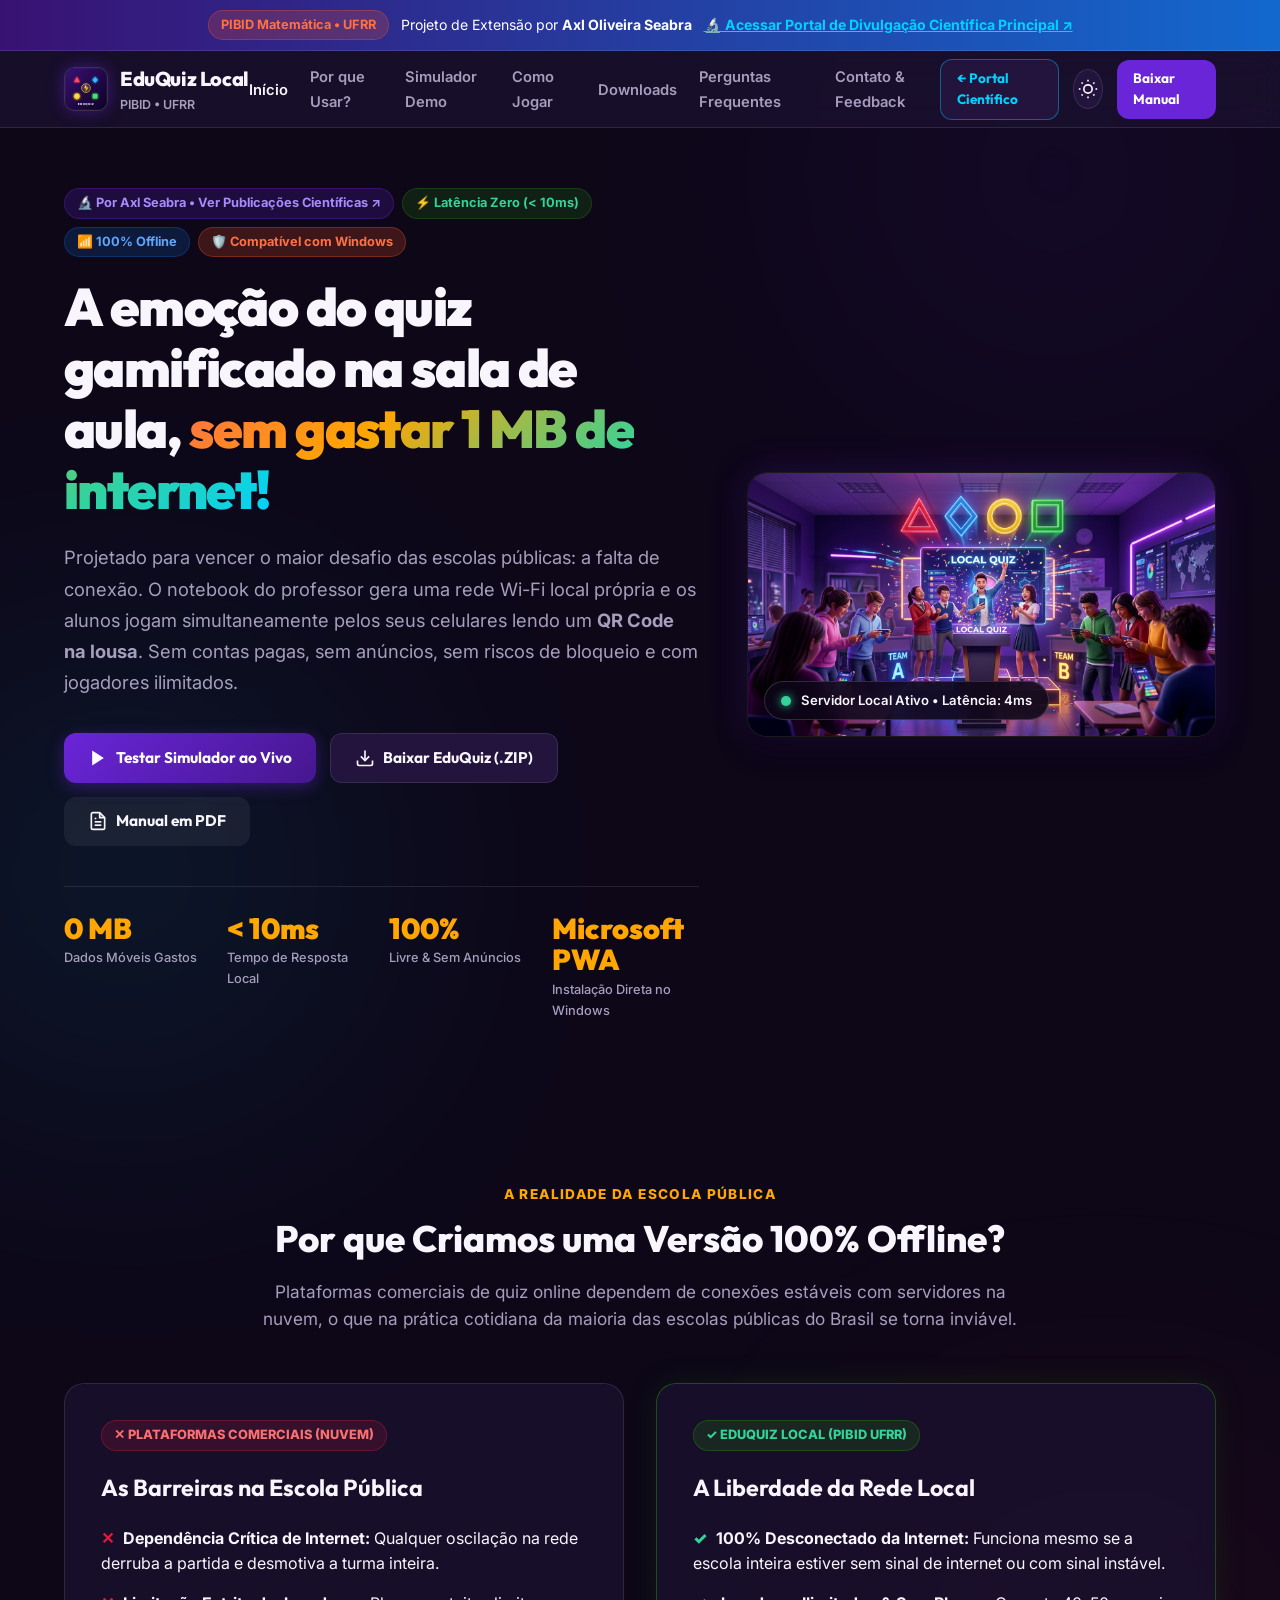
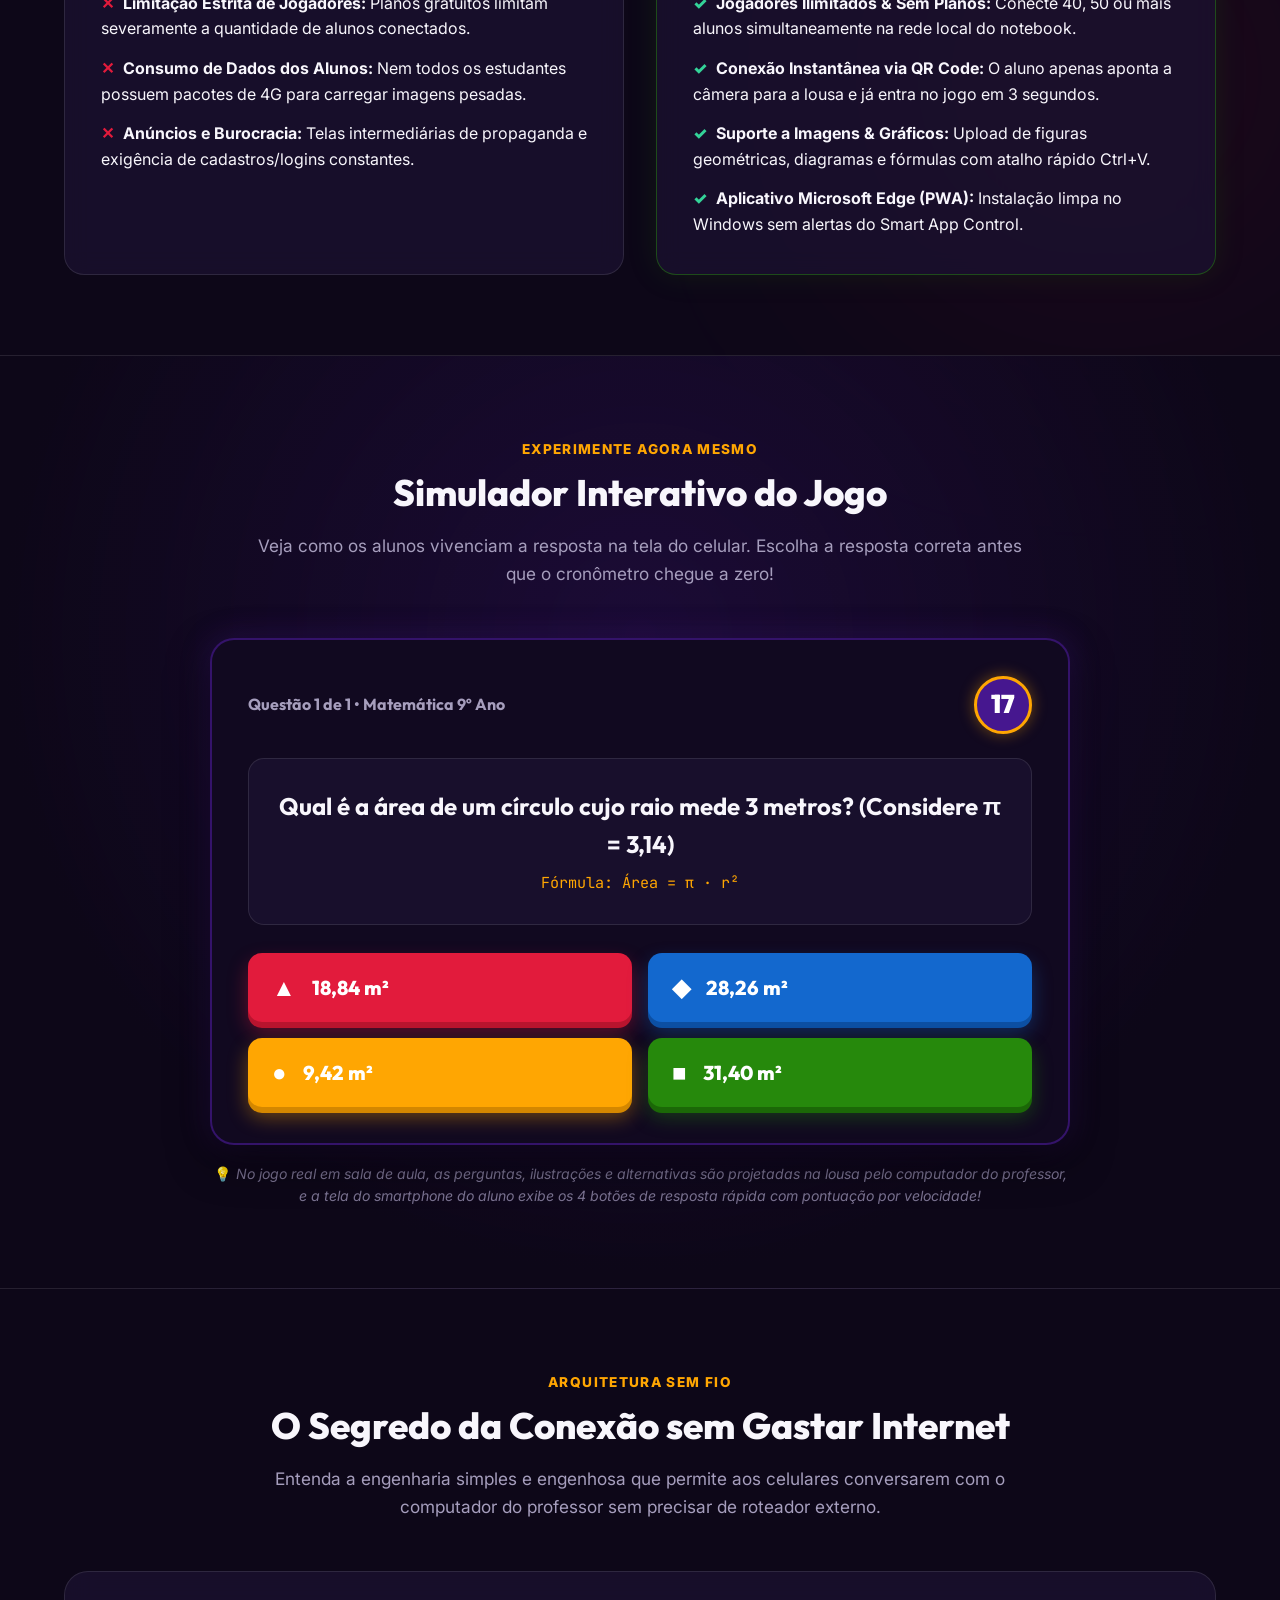
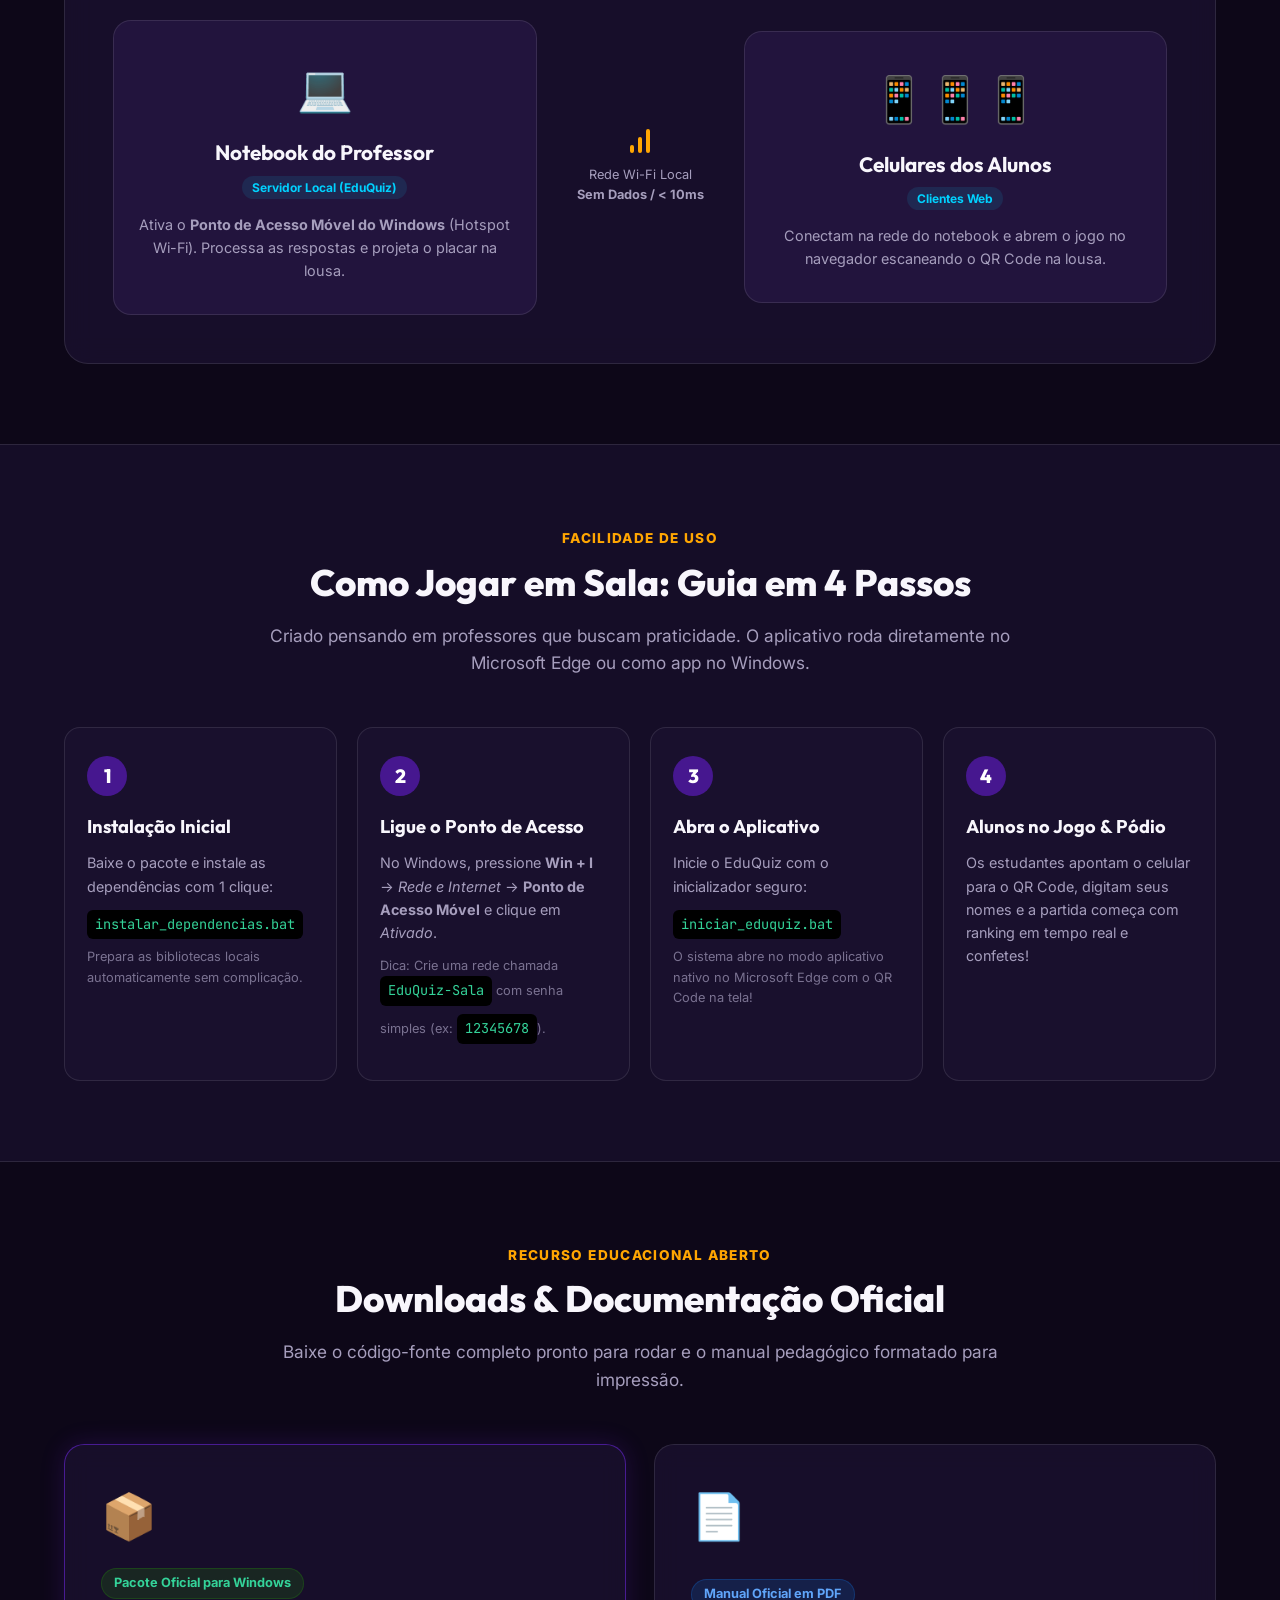
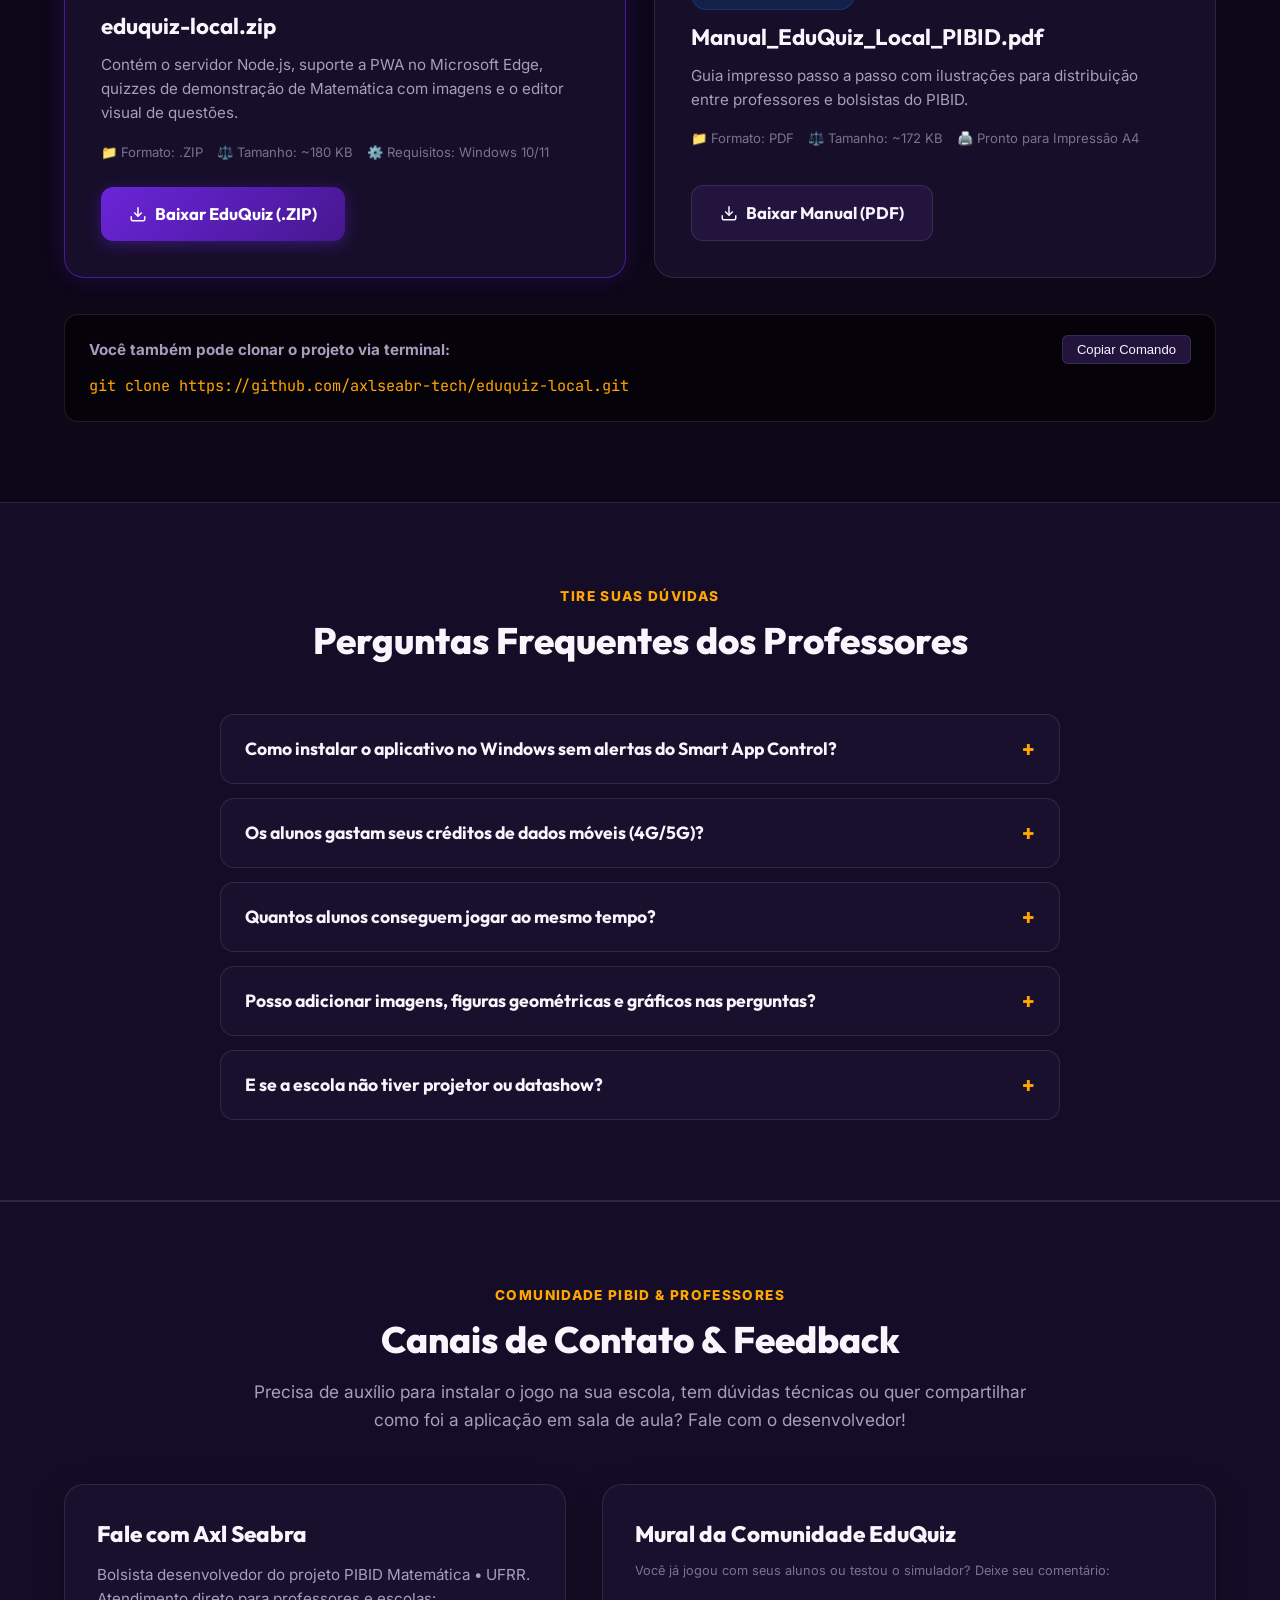
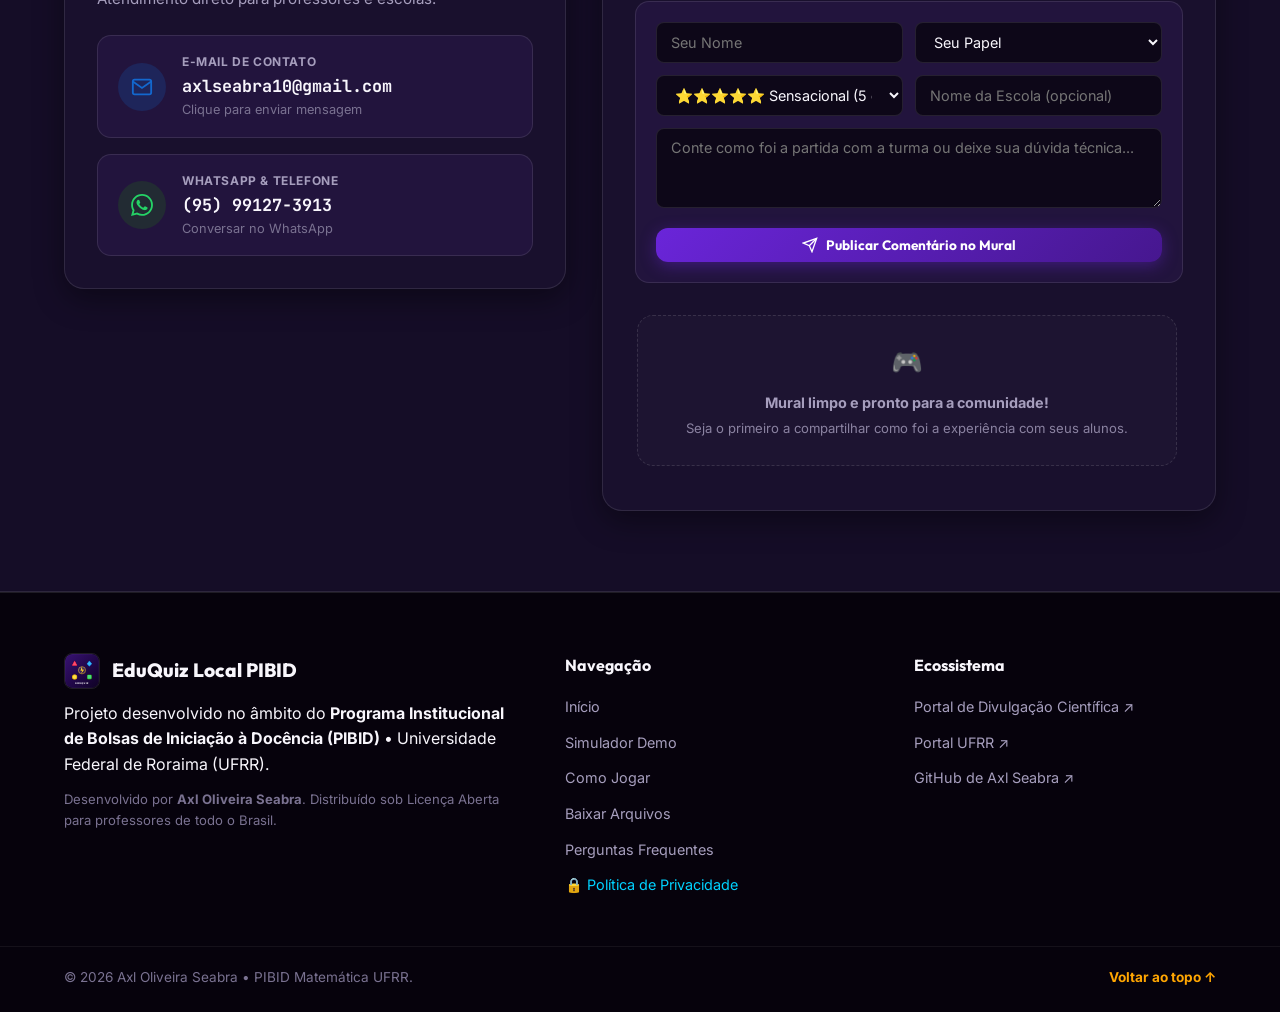
<file: index.html>
<!DOCTYPE html>
<html lang="pt-BR" data-theme="dark">
<head>
  <meta charset="UTF-8">
  <meta name="viewport" content="width=device-width, initial-scale=1.0">
  <title>EduQuiz Local | Quiz Gamificado 100% Offline para Escolas</title>
  <meta name="description" content="Plataforma de Quiz Interativo e Gamificado 100% offline para escolas públicas e professores. Sem internet, latência zero, ilimitado e gratuito. Projeto PIBID Matemática UFRR.">
  <meta name="author" content="Axl Oliveira Seabra">
  <meta name="keywords" content="EduQuiz, Quiz Offline, PIBID, UFRR, Matemática, Gamificação, Educação, Node.js, Socket.io, PWA, Microsoft Edge">

  <!-- Open Graph -->
  <meta property="og:title" content="EduQuiz Local | A Emoção do Quiz Gamificado Sem Precisar de Internet">
  <meta property="og:description" content="Transforme o notebook do professor em um servidor local via Wi-Fi Hotspot. Alunos jogam pelo celular com latência zero e sem gastar dados.">
  <meta property="og:type" content="website">
  <meta property="og:image" content="assets/eduquiz_hero.jpg">

  <!-- Fontes Google: Outfit (Títulos) + Inter (Texto) + JetBrains Mono (Código) -->
  <link rel="preconnect" href="https://fonts.googleapis.com">
  <link rel="preconnect" href="https://fonts.gstatic.com" crossorigin>
  <link href="https://fonts.googleapis.com/css2?family=Inter:wght@300;400;500;600;700&family=JetBrains+Mono:wght@400;500;700&family=Outfit:wght@400;500;600;700;800;900&display=swap" rel="stylesheet">

  <!-- Favicon -->
  <link rel="icon" type="image/svg+xml" href="assets/eduquiz_icon.svg">
  <link rel="apple-touch-icon" href="assets/eduquiz_icon.svg">

  <link rel="stylesheet" href="style.css?v=3.0">
</head>
<body>
  <!-- Efeitos de Brilho de Fundo Gamificados -->
  <div class="glow-orb glow-purple"></div>
  <div class="glow-orb glow-cyan"></div>
  <div class="glow-orb glow-crimson"></div>

  <!-- Barra Superior de Destaque -->
  <div class="top-announcement">
    <div class="container top-flex">
      <span class="pill pill-orange">PIBID Matemática • UFRR</span>
      <p>Projeto de Extensão por <strong>Axl Oliveira Seabra</strong></p>
      <a href="https://axlseabr-tech.github.io/divulgacao-cientifica/Site/" target="_blank" class="top-link" style="color: #00d2ff; text-decoration: underline;">🔬 Acessar Portal de Divulgação Científica Principal &nearr;</a>
    </div>
  </div>

  <!-- Cabeçalho Principal -->
  <header class="navbar" id="navbar">
    <div class="container nav-flex">
      <a href="#inicio" class="brand" style="display: flex; align-items: center; gap: 12px; text-decoration: none;">
        <img src="assets/eduquiz_icon.svg" alt="EduQuiz Logo" class="brand-emblem" style="width: 44px; height: 44px; border-radius: 10px; object-fit: cover; flex-shrink: 0; box-shadow: 0 0 16px rgba(106, 37, 217, 0.45); border: 1px solid rgba(255, 255, 255, 0.15);">
        <div class="brand-title">
          <span class="main-name">EduQuiz Local</span>
          <span class="sub-name">PIBID • UFRR</span>
        </div>
      </a>

      <nav class="nav-links" id="nav-links">
        <ul>
          <li><a href="#inicio" class="n-link active">Início</a></li>
          <li><a href="#por-que" class="n-link">Por que Usar?</a></li>
          <li><a href="#simulador" class="n-link">Simulador Demo</a></li>
          <li><a href="#passo-a-passo" class="n-link">Como Jogar</a></li>
          <li><a href="#downloads" class="n-link">Downloads</a></li>
          <li><a href="#faq" class="n-link">Perguntas Frequentes</a></li>
          <li><a href="#comunidade" class="n-link">Contato & Feedback</a></li>
        </ul>
      </nav>

      <div class="nav-cta">
        <a href="https://axlseabr-tech.github.io/divulgacao-cientifica/Site/" target="_blank" class="btn btn-secondary btn-sm hide-sm" style="border-color: rgba(0, 210, 255, 0.4); color: #00d2ff;">
          ← Portal Científico
        </a>

        <button class="theme-btn" id="theme-toggle" aria-label="Alternar Modo Claro/Escuro" title="Alternar Modo Claro/Escuro">
          <svg class="sun" width="20" height="20" viewBox="0 0 24 24" fill="none" stroke="currentColor" stroke-width="2"><circle cx="12" cy="12" r="5"></circle><line x1="12" y1="1" x2="12" y2="3"></line><line x1="12" y1="21" x2="12" y2="23"></line><line x1="4.22" y1="4.22" x2="5.64" y2="5.64"></line><line x1="18.36" y1="18.36" x2="19.78" y2="19.78"></line><line x1="1" y1="12" x2="3" y2="12"></line><line x1="21" y1="12" x2="23" y2="12"></line><line x1="4.22" y1="19.78" x2="5.64" y2="18.36"></line><line x1="18.36" y1="5.64" x2="19.78" y2="4.22"></line></svg>
          <svg class="moon" width="20" height="20" viewBox="0 0 24 24" fill="none" stroke="currentColor" stroke-width="2"><path d="M21 12.79A9 9 0 1 1 11.21 3 7 7 0 0 0 21 12.79z"></path></svg>
        </button>

        <a href="#downloads" class="btn btn-purple btn-sm hide-sm">Baixar Manual</a>

        <button class="hamburger-btn" id="mobile-menu-btn" aria-label="Abrir Menu">
          <span></span><span></span><span></span>
        </button>
      </div>
    </div>
  </header>

  <main>
    <!-- Seção Hero -->
    <section class="hero-block" id="inicio">
      <div class="container hero-layout">
        <div class="hero-text-col">
          <div class="hero-pills">
            <a href="https://axlseabr-tech.github.io/divulgacao-cientifica/Site/" target="_blank" class="pill pill-purple" style="text-decoration: none;" title="Acessar o Portal Científico de Axl Seabra">
              🔬 Por Axl Seabra • Ver Publicações Científicas &nearr;
            </a>
            <span class="pill pill-green">⚡ Latência Zero (&lt; 10ms)</span>
            <span class="pill pill-blue">📶 100% Offline</span>
            <span class="pill pill-orange">🛡️ Compatível com Windows</span>
          </div>

          <h1 class="hero-heading">
            A emoção do quiz gamificado na sala de aula, <span class="vivid-gradient">sem gastar 1 MB de internet!</span>
          </h1>

          <p class="hero-lead">
            Projetado para vencer o maior desafio das escolas públicas: a falta de conexão. O notebook do professor gera uma rede Wi-Fi local própria e os alunos jogam simultaneamente pelos seus celulares lendo um <strong>QR Code na lousa</strong>. Sem contas pagas, sem anúncios, sem riscos de bloqueio e com jogadores ilimitados.
          </p>

          <div class="hero-actions">
            <a href="#simulador" class="btn btn-primary btn-glow">
              <svg width="20" height="20" viewBox="0 0 24 24" fill="currentColor"><polygon points="5 3 19 12 5 21 5 3"></polygon></svg>
              Testar Simulador ao Vivo
            </a>
            <a href="docs/eduquiz-local.zip" class="btn btn-secondary" download>
              <svg width="20" height="20" viewBox="0 0 24 24" fill="none" stroke="currentColor" stroke-width="2"><path d="M21 15v4a2 2 0 0 1-2 2H5a2 2 0 0 1-2-2v-4"></path><polyline points="7 10 12 15 17 10"></polyline><line x1="12" y1="15" x2="12" y2="3"></line></svg>
              Baixar EduQuiz (.ZIP)
            </a>
            <a href="docs/Manual_EduQuiz_Local_PIBID.pdf" class="btn btn-ghost" download>
              <svg width="20" height="20" viewBox="0 0 24 24" fill="none" stroke="currentColor" stroke-width="2"><path d="M14 2H6a2 2 0 0 0-2 2v16a2 2 0 0 0 2 2h12a2 2 0 0 0 2-2V8z"></path><polyline points="14 2 14 8 20 8"></polyline><line x1="16" y1="13" x2="8" y2="13"></line><line x1="16" y1="17" x2="8" y2="17"></line><polyline points="10 9 9 9 8 9"></polyline></svg>
              Manual em PDF
            </a>
          </div>

          <!-- Métricas de Destaque -->
          <div class="metrics-row">
            <div class="metric-box">
              <span class="m-val">0 MB</span>
              <span class="m-lbl">Dados Móveis Gastos</span>
            </div>
            <div class="metric-box">
              <span class="m-val">&lt; 10ms</span>
              <span class="m-lbl">Tempo de Resposta Local</span>
            </div>
            <div class="metric-box">
              <span class="m-val">100%</span>
              <span class="m-lbl">Livre & Sem Anúncios</span>
            </div>
            <div class="metric-box">
              <span class="m-val">Microsoft PWA</span>
              <span class="m-lbl">Instalação Direta no Windows</span>
            </div>
          </div>
        </div>

        <div class="hero-media-col">
          <div class="media-frame">
            <img src="assets/eduquiz_hero.jpg" alt="Alunos jogando EduQuiz Local em sala de aula" class="hero-cover">
            <div class="media-overlay-badge">
              <div class="pulse-indicator"></div>
              <span>Servidor Local Ativo • Latência: 4ms</span>
            </div>
          </div>
        </div>
      </div>
    </section>

    <!-- Seção: Por que o EduQuiz Local? -->
    <section class="section-area" id="por-que">
      <div class="container">
        <div class="title-center">
          <span class="kicker">A Realidade da Escola Pública</span>
          <h2 class="title-lg">Por que Criamos uma Versão 100% Offline?</h2>
          <p class="desc-text">
            Plataformas comerciais de quiz online dependem de conexões estáveis com servidores na nuvem, o que na prática cotidiana da maioria das escolas públicas do Brasil se torna inviável.
          </p>
        </div>

        <div class="comparison-grid">
          <!-- Coluna 1: Plataformas Comerciais -->
          <div class="comp-card card-commercial">
            <div class="comp-badge bad">✕ Plataformas Comerciais (Nuvem)</div>
            <h3>As Barreiras na Escola Pública</h3>
            <ul class="comp-list list-bad">
              <li><strong>Dependência Crítica de Internet:</strong> Qualquer oscilação na rede derruba a partida e desmotiva a turma inteira.</li>
              <li><strong>Limitação Estrita de Jogadores:</strong> Planos gratuitos limitam severamente a quantidade de alunos conectados.</li>
              <li><strong>Consumo de Dados dos Alunos:</strong> Nem todos os estudantes possuem pacotes de 4G para carregar imagens pesadas.</li>
              <li><strong>Anúncios e Burocracia:</strong> Telas intermediárias de propaganda e exigência de cadastros/logins constantes.</li>
            </ul>
          </div>

          <!-- Coluna 2: EduQuiz Local PIBID -->
          <div class="comp-card card-local">
            <div class="comp-badge good">✓ EduQuiz Local (PIBID UFRR)</div>
            <h3>A Liberdade da Rede Local</h3>
            <ul class="comp-list list-good">
              <li><strong>100% Desconectado da Internet:</strong> Funciona mesmo se a escola inteira estiver sem sinal de internet ou com sinal instável.</li>
              <li><strong>Jogadores Ilimitados & Sem Planos:</strong> Conecte 40, 50 ou mais alunos simultaneamente na rede local do notebook.</li>
              <li><strong>Conexão Instantânea via QR Code:</strong> O aluno apenas aponta a câmera para a lousa e já entra no jogo em 3 segundos.</li>
              <li><strong>Suporte a Imagens & Gráficos:</strong> Upload de figuras geométricas, diagramas e fórmulas com atalho rápido Ctrl+V.</li>
              <li><strong>Aplicativo Microsoft Edge (PWA):</strong> Instalação limpa no Windows sem alertas do Smart App Control.</li>
            </ul>
          </div>
        </div>
      </div>
    </section>

    <!-- Seção: Simulador Demo Interativo ao Vivo -->
    <section class="section-area bg-gamified" id="simulador">
      <div class="container">
        <div class="title-center">
          <span class="kicker">Experimente Agora Mesmo</span>
          <h2 class="title-lg">Simulador Interativo do Jogo</h2>
          <p class="desc-text">
            Veja como os alunos vivenciam a resposta na tela do celular. Escolha a resposta correta antes que o cronômetro chegue a zero!
          </p>
        </div>

        <div class="demo-game-container">
          <!-- Topo do Jogo: Pergunta e Timer -->
          <div class="demo-game-screen" id="demo-screen">
            <div class="demo-header">
              <div class="demo-question-number">Questão 1 de 1 • Matemática 9º Ano</div>
              <div class="demo-timer" id="demo-timer">20</div>
            </div>

            <div class="demo-question-box">
              <h3 id="demo-question-text">Qual é a área de um círculo cujo raio mede 3 metros? (Considere π = 3,14)</h3>
              <div class="demo-formula">Fórmula: Área = π · r²</div>
            </div>

            <!-- Botões das 4 Respostas Gamificadas -->
            <div class="demo-answers-grid" id="demo-options">
              <button class="answer-btn ans-red" data-correct="false" data-letter="A">
                <span class="btn-shape">▲</span>
                <span class="btn-text">18,84 m²</span>
              </button>

              <button class="answer-btn ans-blue" data-correct="true" data-letter="B">
                <span class="btn-shape">◆</span>
                <span class="btn-text">28,26 m²</span>
              </button>

              <button class="answer-btn ans-yellow" data-correct="false" data-letter="C">
                <span class="btn-shape">●</span>
                <span class="btn-text">9,42 m²</span>
              </button>

              <button class="answer-btn ans-green" data-correct="false" data-letter="D">
                <span class="btn-shape">■</span>
                <span class="btn-text">31,40 m²</span>
              </button>
            </div>

            <!-- Feedback de Resposta (Invisível no início) -->
            <div class="demo-feedback-overlay" id="demo-feedback">
              <div class="feedback-content" id="feedback-body">
                <!-- Preenchido via JavaScript -->
              </div>
              <button class="btn btn-primary" id="btn-restart-demo">Jogar Novamente ⟳</button>
            </div>
          </div>

          <div class="demo-instructions-note">
            <p>💡 <em>No jogo real em sala de aula, as perguntas, ilustrações e alternativas são projetadas na lousa pelo computador do professor, e a tela do smartphone do aluno exibe os 4 botões de resposta rápida com pontuação por velocidade!</em></p>
          </div>
        </div>
      </div>
    </section>

    <!-- Seção: Como Funciona o Ponto de Acesso (Arquitetura) -->
    <section class="section-area" id="como-funciona">
      <div class="container">
        <div class="title-center">
          <span class="kicker">Arquitetura Sem Fio</span>
          <h2 class="title-lg">O Segredo da Conexão sem Gastar Internet</h2>
          <p class="desc-text">
            Entenda a engenharia simples e engenhosa que permite aos celulares conversarem com o computador do professor sem precisar de roteador externo.
          </p>
        </div>

        <div class="hotspot-diagram-card">
          <div class="diagram-grid">
            <div class="diagram-node node-server">
              <div class="node-icon">💻</div>
              <h4>Notebook do Professor</h4>
              <span class="badge-role">Servidor Local (EduQuiz)</span>
              <p>Ativa o <strong>Ponto de Acesso Móvel do Windows</strong> (Hotspot Wi-Fi). Processa as respostas e projeta o placar na lousa.</p>
            </div>

            <div class="diagram-pulse-arrow">
              <div class="wifi-wave-icon">
                <span></span><span></span><span></span>
              </div>
              <span class="arrow-text">Rede Wi-Fi Local<br><strong>Sem Dados / &lt; 10ms</strong></span>
            </div>

            <div class="diagram-node node-clients">
              <div class="node-icon">📱📱📱</div>
              <h4>Celulares dos Alunos</h4>
              <span class="badge-role">Clientes Web</span>
              <p>Conectam na rede do notebook e abrem o jogo no navegador escaneando o QR Code na lousa.</p>
            </div>
          </div>
        </div>
      </div>
    </section>

    <!-- Seção: Passo a Passo do Professor -->
    <section class="section-area bg-surface" id="passo-a-passo">
      <div class="container">
        <div class="title-center">
          <span class="kicker">Facilidade de Uso</span>
          <h2 class="title-lg">Como Jogar em Sala: Guia em 4 Passos</h2>
          <p class="desc-text">
            Criado pensando em professores que buscam praticidade. O aplicativo roda diretamente no Microsoft Edge ou como app no Windows.
          </p>
        </div>

        <div class="steps-flow-grid">
          <div class="flow-card">
            <div class="step-num">1</div>
            <h4>Instalação Inicial</h4>
            <p>Baixe o pacote e instale as dependências com 1 clique:</p>
            <code>instalar_dependencias.bat</code>
            <p class="step-sub">Prepara as bibliotecas locais automaticamente sem complicação.</p>
          </div>

          <div class="flow-card">
            <div class="step-num">2</div>
            <h4>Ligue o Ponto de Acesso</h4>
            <p>No Windows, pressione <strong>Win + I</strong> &rarr; <em>Rede e Internet</em> &rarr; <strong>Ponto de Acesso Móvel</strong> e clique em <em>Ativado</em>.</p>
            <p class="step-sub">Dica: Crie uma rede chamada <code>EduQuiz-Sala</code> com senha simples (ex: <code>12345678</code>).</p>
          </div>

          <div class="flow-card">
            <div class="step-num">3</div>
            <h4>Abra o Aplicativo</h4>
            <p>Inicie o EduQuiz com o inicializador seguro:</p>
            <code>iniciar_eduquiz.bat</code>
            <p class="step-sub">O sistema abre no modo aplicativo nativo no Microsoft Edge com o QR Code na tela!</p>
          </div>

          <div class="flow-card">
            <div class="step-num">4</div>
            <h4>Alunos no Jogo & Pódio</h4>
            <p>Os estudantes apontam o celular para o QR Code, digitam seus nomes e a partida começa com ranking em tempo real e confetes!</p>
          </div>
        </div>
      </div>
    </section>

    <!-- Seção: Downloads e Documentos -->
    <section class="section-area" id="downloads">
      <div class="container">
        <div class="title-center">
          <span class="kicker">Recurso Educacional Aberto</span>
          <h2 class="title-lg">Downloads & Documentação Oficial</h2>
          <p class="desc-text">
            Baixe o código-fonte completo pronto para rodar e o manual pedagógico formatado para impressão.
          </p>
        </div>

        <div class="downloads-deck">
          <!-- Card 1: ZIP -->
          <div class="down-card highlight-down">
            <div class="down-icon-box">📦</div>
            <div class="down-body">
              <span class="pill pill-green">Pacote Oficial para Windows</span>
              <h3>eduquiz-local.zip</h3>
              <p>Contém o servidor Node.js, suporte a PWA no Microsoft Edge, quizzes de demonstração de Matemática com imagens e o editor visual de questões.</p>
              <div class="down-meta">
                <span>📁 Formato: .ZIP</span>
                <span>⚖️ Tamanho: ~180 KB</span>
                <span>⚙️ Requisitos: Windows 10/11</span>
              </div>
            </div>
            <div class="down-action">
              <a href="docs/eduquiz-local.zip" class="btn btn-primary btn-lg" download="eduquiz-local.zip">
                <svg width="18" height="18" viewBox="0 0 24 24" fill="none" stroke="currentColor" stroke-width="2"><path d="M21 15v4a2 2 0 0 1-2 2H5a2 2 0 0 1-2-2v-4"></path><polyline points="7 10 12 15 17 10"></polyline><line x1="12" y1="15" x2="12" y2="3"></line></svg>
                Baixar EduQuiz (.ZIP)
              </a>
            </div>
          </div>

          <!-- Card 2: Manual PDF -->
          <div class="down-card">
            <div class="down-icon-box">📄</div>
            <div class="down-body">
              <span class="pill pill-blue">Manual Oficial em PDF</span>
              <h3>Manual_EduQuiz_Local_PIBID.pdf</h3>
              <p>Guia impresso passo a passo com ilustrações para distribuição entre professores e bolsistas do PIBID.</p>
              <div class="down-meta">
                <span>📁 Formato: PDF</span>
                <span>⚖️ Tamanho: ~172 KB</span>
                <span>🖨️ Pronto para Impressão A4</span>
              </div>
            </div>
            <div class="down-action">
              <a href="docs/Manual_EduQuiz_Local_PIBID.pdf" class="btn btn-secondary btn-lg" download="Manual_EduQuiz_Local_PIBID.pdf">
                <svg width="18" height="18" viewBox="0 0 24 24" fill="none" stroke="currentColor" stroke-width="2"><path d="M21 15v4a2 2 0 0 1-2 2H5a2 2 0 0 1-2-2v-4"></path><polyline points="7 10 12 15 17 10"></polyline><line x1="12" y1="15" x2="12" y2="3"></line></svg>
                Baixar Manual (PDF)
              </a>
            </div>
          </div>
        </div>

        <!-- Instruções de Clone via Git -->
        <div class="git-box">
          <div class="git-header">
            <h4>Você também pode clonar o projeto via terminal:</h4>
            <button class="btn-copy-code" id="btn-copy-git">Copiar Comando</button>
          </div>
          <pre><code id="git-clone-code">git clone https://github.com/axlseabr-tech/eduquiz-local.git</code></pre>
        </div>
      </div>
    </section>

    <!-- Seção: Perguntas Frequentes (FAQ) -->
    <section class="section-area bg-surface" id="faq">
      <div class="container">
        <div class="title-center">
          <span class="kicker">Tire Suas Dúvidas</span>
          <h2 class="title-lg">Perguntas Frequentes dos Professores</h2>
        </div>

        <div class="faq-accordion">
          <div class="faq-item">
            <button class="faq-question">
              <span>Como instalar o aplicativo no Windows sem alertas do Smart App Control?</span>
              <span class="faq-chevron">+</span>
            </button>
            <div class="faq-answer">
              <p>O <strong>EduQuiz Local</strong> foi projetado seguindo os padrões oficiais da Microsoft para <strong>Progressive Web Apps (PWA)</strong>. Basta abrir a tela do Host no <strong>Microsoft Edge</strong> e clicar no botão <em>"Instalar Aplicativo no Windows"</em>. Ele cria automaticamente um ícone seguro no Menu Iniciar e na Área de Trabalho que roda em janela dedicada sem acionar nenhum bloqueio do Smart App Control.</p>
            </div>
          </div>

          <div class="faq-item">
            <button class="faq-question">
              <span>Os alunos gastam seus créditos de dados móveis (4G/5G)?</span>
              <span class="faq-chevron">+</span>
            </button>
            <div class="faq-answer">
              <p><strong>Não, absolutamente zero!</strong> Os alunos se conectam ao Wi-Fi local gerado pelo próprio computador do professor. Toda a comunicação ocorre dentro da sala de aula, sem consumir nenhum dado de operadora de celular.</p>
            </div>
          </div>

          <div class="faq-item">
            <button class="faq-question">
              <span>Quantos alunos conseguem jogar ao mesmo tempo?</span>
              <span class="faq-chevron">+</span>
            </button>
            <div class="faq-answer">
              <p>O sistema foi construído em Node.js com WebSockets ultraleves. Uma placa de rede sem fio padrão de notebook atende com folga entre <strong>40 e 50 celulares simultâneos</strong> com latência inferior a 10 milissegundos.</p>
            </div>
          </div>

          <div class="faq-item">
            <button class="faq-question">
              <span>Posso adicionar imagens, figuras geométricas e gráficos nas perguntas?</span>
              <span class="faq-chevron">+</span>
            </button>
            <div class="faq-answer">
              <p><strong>Sim!</strong> O EduQuiz Local possui suporte nativo a imagens. Você pode selecionar arquivos do computador, arrastar e soltar (Drag & Drop) ou até mesmo pressionar <strong>Ctrl + V</strong> para colar capturas de tela e recortes de livros diretamente no Criador de Quizzes.</p>
            </div>
          </div>

          <div class="faq-item">
            <button class="faq-question">
              <span>E se a escola não tiver projetor ou datashow?</span>
              <span class="faq-chevron">+</span>
            </button>
            <div class="faq-answer">
              <p>Você pode colocar o notebook em cima de uma mesa no centro da sala ou virado para a turma. O ideal é usar projetor ou TV HDMI, mas o jogo roda perfeitamente apenas com a tela do computador.</p>
            </div>
          </div>
        </div>
      </div>
    </section>

    <!-- Seção: Comunicação, Contato & Feedback dos Professores (#comunidade) -->
    <section class="section-area bg-surface" id="comunidade">
      <div class="container">
        <div class="title-center">
          <span class="kicker">Comunidade PIBID & Professores</span>
          <h2 class="title-lg">Canais de Contato & Feedback</h2>
          <p class="desc-text">
            Precisa de auxílio para instalar o jogo na sua escola, tem dúvidas técnicas ou quer compartilhar como foi a aplicação em sala de aula? Fale com o desenvolvedor!
          </p>
        </div>

        <div class="community-layout-grid">
          <!-- Coluna 1: Contato Direto -->
          <div class="contact-channels-box">
            <h3>Fale com Axl Seabra</h3>
            <p class="contact-desc">
              Bolsista desenvolvedor do projeto PIBID Matemática • UFRR. Atendimento direto para professores e escolas:
            </p>

            <div class="contact-cards-stack">
              <!-- E-mail -->
              <a href="mailto:axlseabra10@gmail.com" class="contact-pill-card">
                <div class="contact-icon-circle icon-email">
                  <svg width="22" height="22" viewBox="0 0 24 24" fill="none" stroke="currentColor" stroke-width="2"><path d="M4 4h16c1.1 0 2 .9 2 2v12c0 1.1-.9 2-2 2H4c-1.1 0-2-.9-2-2V6c0-1.1.9-2 2-2z"></path><polyline points="22,6 12,13 2,6"></polyline></svg>
                </div>
                <div class="contact-details-col">
                  <span class="contact-label">E-mail de Contato</span>
                  <span class="contact-val">axlseabra10@gmail.com</span>
                  <span class="contact-subtext">Clique para enviar mensagem</span>
                </div>
              </a>

              <!-- WhatsApp -->
              <a href="https://wa.me/5595991273913?text=Ol%C3%A1%20Axl,%20vim%20pelo%20portal%20do%20EduQuiz%20Local%20PIBID!" target="_blank" rel="noopener" class="contact-pill-card">
                <div class="contact-icon-circle icon-whatsapp">
                  <svg width="22" height="22" viewBox="0 0 24 24" fill="currentColor"><path d="M.057 24l1.687-6.163c-1.041-1.804-1.588-3.849-1.587-5.946.003-6.556 5.338-11.891 11.893-11.891 3.181.001 6.167 1.24 8.413 3.488 2.245 2.248 3.481 5.236 3.48 8.414-.003 6.557-5.338 11.892-11.893 11.892-1.99-.001-3.951-.5-5.688-1.448l-6.305 1.654zm6.597-3.807c1.676.995 3.276 1.591 5.392 1.592 5.448 0 9.886-4.434 9.889-9.885.002-5.462-4.415-9.89-9.881-9.892-5.452 0-9.887 4.434-9.889 9.884-.001 2.225.651 3.891 1.746 5.634l-.999 3.648 3.742-.981zm11.387-5.464c-.074-.124-.272-.198-.57-.347-.297-.149-1.758-.868-2.031-.967-.272-.099-.47-.149-.669.149-.198.297-.768.967-.941 1.165-.173.198-.347.223-.644.074-.297-.149-1.255-.462-2.39-1.475-.883-.788-1.48-1.761-1.653-2.059-.173-.297-.018-.458.13-.606.134-.133.297-.347.446-.521.151-.172.2-.296.3-.495.099-.198.05-.372-.025-.521-.075-.148-.669-1.611-.916-2.206-.242-.579-.487-.501-.669-.51l-.57-.01c-.198 0-.52.074-.792.372s-1.04 1.016-1.04 2.479 1.065 2.876 1.213 3.074c.149.198 2.095 3.2 5.076 4.487.709.306 1.263.489 1.694.626.712.226 1.36.194 1.872.118.571-.085 1.758-.719 2.006-1.413.248-.695.248-1.29.173-1.414z"/></svg>
                </div>
                <div class="contact-details-col">
                  <span class="contact-label">WhatsApp & Telefone</span>
                  <span class="contact-val">(95) 99127-3913</span>
                  <span class="contact-subtext">Conversar no WhatsApp</span>
                </div>
              </a>
            </div>
          </div>

          <!-- Coluna 2: Mural de Comentários & Depoimentos -->
          <div class="comments-panel-box">
            <h3>Mural da Comunidade EduQuiz</h3>
            <p class="contact-subtext" style="margin-bottom: 14px;">Você já jogou com seus alunos ou testou o simulador? Deixe seu comentário:</p>

            <!-- Formulário de Comentário -->
            <form id="eduquiz-comment-form" class="comment-form-container">
              <div class="comment-form-grid">
                <input type="text" id="k-comment-name" class="input-field" placeholder="Seu Nome" required>
                <select id="k-comment-role" class="select-field" required>
                  <option value="" disabled selected>Seu Papel</option>
                  <option value="Professor(a) de Matemática">Professor(a) de Matemática</option>
                  <option value="Professor(a) de Outra Disciplina">Professor(a) de Outra Disciplina</option>
                  <option value="Bolsista PIBID / Licenciando">Bolsista PIBID / Licenciando</option>
                  <option value="Aluno(a)">Aluno(a)</option>
                  <option value="Outro">Outro</option>
                </select>
              </div>

              <div class="comment-form-grid" style="margin-bottom: 12px;">
                <select id="k-comment-rating" class="select-field" required>
                  <option value="5">⭐⭐⭐⭐⭐ Sensacional (5 estrelas)</option>
                  <option value="4">⭐⭐⭐⭐ Muito Bom (4 estrelas)</option>
                  <option value="3">⭐⭐⭐ Bom (3 estrelas)</option>
                  <option value="2">⭐⭐ Regular (2 estrelas)</option>
                  <option value="1">⭐ Precisa Melhorar (1 estrela)</option>
                </select>
                <input type="text" id="k-comment-school" class="input-field" placeholder="Nome da Escola (opcional)">
              </div>

              <textarea id="k-comment-message" class="textarea-field" placeholder="Conte como foi a partida com a turma ou deixe sua dúvida técnica..." required></textarea>

              <button type="submit" class="btn btn-primary btn-sm" style="width: 100%;">
                <svg width="16" height="16" viewBox="0 0 24 24" fill="none" stroke="currentColor" stroke-width="2"><line x1="22" y1="2" x2="11" y2="13"></line><polygon points="22 2 15 22 11 13 2 9 22 2"></polygon></svg>
                Publicar Comentário no Mural
              </button>
            </form>

            <!-- Feed de Comentários do EduQuiz -->
            <div class="comments-feed" id="eduquiz-comments-feed">
              <!-- Preenchido via JS -->
            </div>
          </div>
        </div>
      </div>
    </section>
  </main>

  <!-- Rodapé -->
  <footer class="footer-block">
    <div class="container footer-grid">
      <div class="footer-col-main">
        <div class="footer-logo" style="display: flex; align-items: center; gap: 12px;">
          <img src="assets/eduquiz_icon.svg" alt="EduQuiz Logo" style="width: 36px; height: 36px; border-radius: 8px; object-fit: cover; border: 1px solid rgba(255, 255, 255, 0.1);">
          <span>EduQuiz Local PIBID</span>
        </div>
        <p>Projeto desenvolvido no âmbito do <strong>Programa Institucional de Bolsas de Iniciação à Docência (PIBID)</strong> • Universidade Federal de Roraima (UFRR).</p>
        <p class="license-tag">Desenvolvido por <strong>Axl Oliveira Seabra</strong>. Distribuído sob Licença Aberta para professores de todo o Brasil.</p>
      </div>

      <div class="footer-col">
        <h4>Navegação</h4>
        <ul>
          <li><a href="#inicio">Início</a></li>
          <li><a href="#simulador">Simulador Demo</a></li>
          <li><a href="#passo-a-passo">Como Jogar</a></li>
          <li><a href="#downloads">Baixar Arquivos</a></li>
          <li><a href="#faq">Perguntas Frequentes</a></li>
          <li><a href="politica-privacidade.html" style="color: #00d2ff;">🔒 Política de Privacidade</a></li>
        </ul>
      </div>

      <div class="footer-col">
        <h4>Ecossistema</h4>
        <ul>
          <li><a href="https://axlseabr-tech.github.io/divulgacao-cientifica/Site/" target="_blank">Portal de Divulgação Científica &nearr;</a></li>
          <li><a href="https://ufrr.br" target="_blank">Portal UFRR &nearr;</a></li>
          <li><a href="https://github.com/axlseabr-tech" target="_blank">GitHub de Axl Seabra &nearr;</a></li>
        </ul>
      </div>
    </div>

    <div class="footer-bottom-bar">
      <div class="container footer-bottom-flex">
        <p>&copy; 2026 Axl Oliveira Seabra • PIBID Matemática UFRR.</p>
        <a href="#inicio" class="back-top">Voltar ao topo &uarr;</a>
      </div>
    </div>
  </footer>

  <!-- Toast Notificação -->
  <div class="toast" id="toast">Comando copiado com sucesso!</div>

  <script src="script.js?v=3.0"></script>
</body>
</html>
</file>
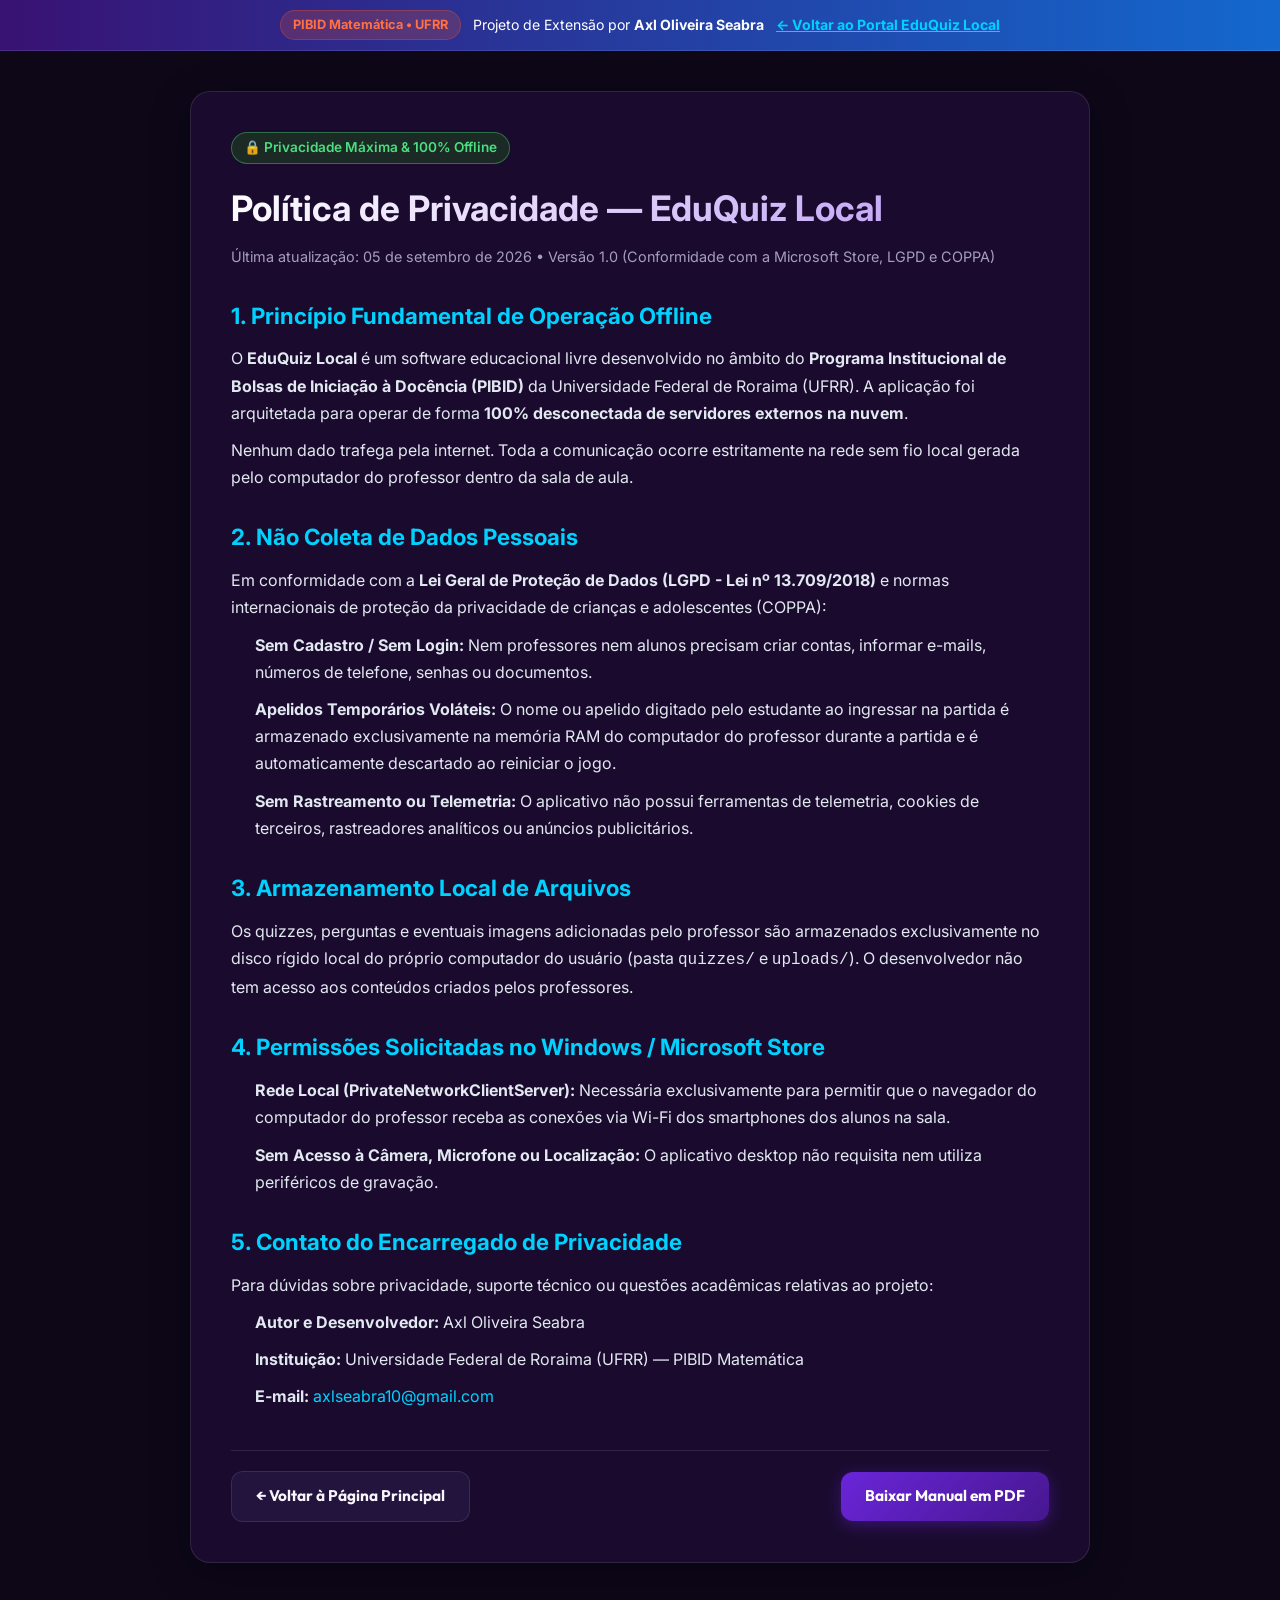
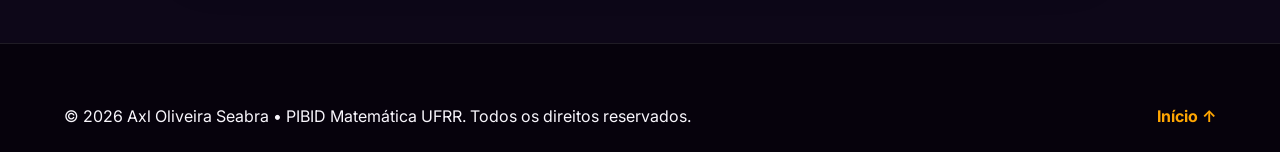
<file: politica-privacidade.html>
<!DOCTYPE html>
<html lang="pt-BR" data-theme="dark">
<head>
  <meta charset="UTF-8">
  <meta name="viewport" content="width=device-width, initial-scale=1.0">
  <title>Política de Privacidade | EduQuiz Local PIBID UFRR</title>
  <meta name="description" content="Política de Privacidade e Proteção de Dados da plataforma EduQuiz Local (PIBID Matemática - UFRR). Conformidade com a LGPD e privacidade total em sala de aula.">
  <meta name="author" content="Axl Oliveira Seabra">

  <!-- Fontes Google -->
  <link rel="preconnect" href="https://fonts.googleapis.com">
  <link rel="preconnect" href="https://fonts.gstatic.com" crossorigin>
  <link href="https://fonts.googleapis.com/css2?family=Inter:wght@300;400;500;600;700&family=Outfit:wght@400;500;600;700;800&display=swap" rel="stylesheet">

  <link rel="icon" type="image/svg+xml" href="assets/eduquiz_icon.svg">
  <link rel="stylesheet" href="style.css?v=3.0">
  <style>
    .legal-container {
      max-width: 900px;
      margin: 40px auto 80px;
      background: var(--card-bg, #1a0b2e);
      border: 1px solid var(--border-color, rgba(255, 255, 255, 0.1));
      border-radius: 20px;
      padding: 40px;
      box-shadow: 0 10px 40px rgba(0, 0, 0, 0.3);
    }
    .legal-container h1 {
      font-size: 2.2rem;
      margin-bottom: 8px;
      background: linear-gradient(135deg, #fff, #b794f4);
      -webkit-background-clip: text;
      -webkit-text-fill-color: transparent;
    }
    .legal-updated {
      font-size: 0.9rem;
      color: var(--text-muted, #a0aec0);
      margin-bottom: 30px;
    }
    .legal-section {
      margin-bottom: 28px;
    }
    .legal-section h2 {
      font-size: 1.4rem;
      color: #00d2ff;
      margin-bottom: 12px;
      display: flex;
      align-items: center;
      gap: 10px;
    }
    .legal-section p, .legal-section li {
      color: #e2e8f0;
      line-height: 1.7;
      font-size: 1rem;
      margin-bottom: 10px;
    }
    .legal-section ul {
      margin-left: 24px;
      margin-bottom: 14px;
    }
    .legal-badge {
      display: inline-block;
      padding: 4px 12px;
      border-radius: 999px;
      background: rgba(38, 137, 12, 0.25);
      color: #4ade80;
      border: 1px solid rgba(74, 222, 128, 0.4);
      font-size: 0.85rem;
      font-weight: 600;
      margin-bottom: 16px;
    }
    .back-btn-box {
      margin-top: 40px;
      padding-top: 20px;
      border-top: 1px solid rgba(255, 255, 255, 0.1);
      display: flex;
      justify-content: space-between;
      align-items: center;
    }
  </style>
</head>
<body>
  <div class="top-announcement">
    <div class="container top-flex">
      <span class="pill pill-orange">PIBID Matemática • UFRR</span>
      <p>Projeto de Extensão por <strong>Axl Oliveira Seabra</strong></p>
      <a href="index.html" class="top-link" style="color: #00d2ff; text-decoration: underline;">&larr; Voltar ao Portal EduQuiz Local</a>
    </div>
  </div>

  <main class="container">
    <div class="legal-container">
      <span class="legal-badge">🔒 Privacidade Máxima & 100% Offline</span>
      <h1>Política de Privacidade — EduQuiz Local</h1>
      <p class="legal-updated">Última atualização: 05 de setembro de 2026 • Versão 1.0 (Conformidade com a Microsoft Store, LGPD e COPPA)</p>

      <div class="legal-section">
        <h2>1. Princípio Fundamental de Operação Offline</h2>
        <p>O <strong>EduQuiz Local</strong> é um software educacional livre desenvolvido no âmbito do <strong>Programa Institucional de Bolsas de Iniciação à Docência (PIBID)</strong> da Universidade Federal de Roraima (UFRR). A aplicação foi arquitetada para operar de forma <strong>100% desconectada de servidores externos na nuvem</strong>.</p>
        <p>Nenhum dado trafega pela internet. Toda a comunicação ocorre estritamente na rede sem fio local gerada pelo computador do professor dentro da sala de aula.</p>
      </div>

      <div class="legal-section">
        <h2>2. Não Coleta de Dados Pessoais</h2>
        <p>Em conformidade com a <strong>Lei Geral de Proteção de Dados (LGPD - Lei nº 13.709/2018)</strong> e normas internacionais de proteção da privacidade de crianças e adolescentes (COPPA):</p>
        <ul>
          <li><strong>Sem Cadastro / Sem Login:</strong> Nem professores nem alunos precisam criar contas, informar e-mails, números de telefone, senhas ou documentos.</li>
          <li><strong>Apelidos Temporários Voláteis:</strong> O nome ou apelido digitado pelo estudante ao ingressar na partida é armazenado exclusivamente na memória RAM do computador do professor durante a partida e é automaticamente descartado ao reiniciar o jogo.</li>
          <li><strong>Sem Rastreamento ou Telemetria:</strong> O aplicativo não possui ferramentas de telemetria, cookies de terceiros, rastreadores analíticos ou anúncios publicitários.</li>
        </ul>
      </div>

      <div class="legal-section">
        <h2>3. Armazenamento Local de Arquivos</h2>
        <p>Os quizzes, perguntas e eventuais imagens adicionadas pelo professor são armazenados exclusivamente no disco rígido local do próprio computador do usuário (pasta <code>quizzes/</code> e <code>uploads/</code>). O desenvolvedor não tem acesso aos conteúdos criados pelos professores.</p>
      </div>

      <div class="legal-section">
        <h2>4. Permissões Solicitadas no Windows / Microsoft Store</h2>
        <ul>
          <li><strong>Rede Local (PrivateNetworkClientServer):</strong> Necessária exclusivamente para permitir que o navegador do computador do professor receba as conexões via Wi-Fi dos smartphones dos alunos na sala.</li>
          <li><strong>Sem Acesso à Câmera, Microfone ou Localização:</strong> O aplicativo desktop não requisita nem utiliza periféricos de gravação.</li>
        </ul>
      </div>

      <div class="legal-section">
        <h2>5. Contato do Encarregado de Privacidade</h2>
        <p>Para dúvidas sobre privacidade, suporte técnico ou questões acadêmicas relativas ao projeto:</p>
        <ul>
          <li><strong>Autor e Desenvolvedor:</strong> Axl Oliveira Seabra</li>
          <li><strong>Instituição:</strong> Universidade Federal de Roraima (UFRR) — PIBID Matemática</li>
          <li><strong>E-mail:</strong> <a href="mailto:axlseabra10@gmail.com" style="color: #00d2ff;">axlseabra10@gmail.com</a></li>
        </ul>
      </div>

      <div class="back-btn-box">
        <a href="index.html" class="btn btn-secondary">&larr; Voltar à Página Principal</a>
        <a href="docs/Manual_EduQuiz_Local_PIBID.pdf" class="btn btn-primary" download>Baixar Manual em PDF</a>
      </div>
    </div>
  </main>

  <footer class="footer-block">
    <div class="container footer-bottom-flex">
      <p>&copy; 2026 Axl Oliveira Seabra • PIBID Matemática UFRR. Todos os direitos reservados.</p>
      <a href="index.html" class="back-top">Início &uarr;</a>
    </div>
  </footer>
</body>
</html>
</file>
<file: style.css>
/* ==========================================================================
   EDUQUIZ LOCAL PIBID - SHOWCASE & PORTAL EDUCACIONAL
   Design Gamificado, Vidro Neon 3D, Alta Performance e Acessibilidade
   Autor: Axl Oliveira Seabra (PIBID Matemática • UFRR)
   ========================================================================== */

:root {
  /* Cores Gamificadas Icônicas do EduQuiz */
  --k-red: #e21b3c;
  --k-red-dark: #b8142e;
  --k-blue: #1368ce;
  --k-blue-dark: #0c4fa3;
  --k-yellow: #ffa602;
  --k-yellow-dark: #d48700;
  --k-green: #26890c;
  --k-green-dark: #1b6807;
  
  --k-purple: #46178f;
  --k-purple-dark: #25076b;
  --k-purple-light: #6a25d9;

  /* Tema Escuro (Padrão) */
  --bg: #0d0718;
  --bg-surface: #150d27;
  --bg-card: rgba(27, 18, 48, 0.75);
  --bg-elevated: #22143d;
  
  --text-main: #f8f6fc;
  --text-muted: #a69ebd;
  --text-sub: #7a7291;
  
  --border: rgba(255, 255, 255, 0.1);
  --border-glow: rgba(106, 37, 217, 0.4);
  
  --shadow-card: 0 10px 30px rgba(0, 0, 0, 0.4);
  
  --font-head: 'Outfit', sans-serif;
  --font-body: 'Inter', sans-serif;
  --font-code: 'JetBrains Mono', monospace;
}

[data-theme="light"] {
  --bg: #f7f5fc;
  --bg-surface: #eeeaf7;
  --bg-card: rgba(255, 255, 255, 0.9);
  --bg-elevated: #ffffff;
  
  --text-main: #1d1533;
  --text-muted: #5e5479;
  --text-sub: #8d83a8;
  
  --border: rgba(0, 0, 0, 0.08);
  --border-glow: rgba(70, 23, 143, 0.2);
  
  --shadow-card: 0 10px 30px rgba(70, 23, 143, 0.08);
}

/* ==========================================================================
   RESET & BASE
   ========================================================================== */

*, *::before, *::after {
  box-sizing: border-box;
  margin: 0;
  padding: 0;
}

html {
  scroll-behavior: smooth;
  font-size: 16px;
}

body {
  font-family: var(--font-body);
  background-color: var(--bg);
  color: var(--text-main);
  line-height: 1.6;
  overflow-x: hidden;
  position: relative;
  transition: background-color 0.3s ease, color 0.3s ease;
}

.container {
  width: 100%;
  max-width: 1200px;
  margin: 0 auto;
  padding: 0 24px;
}

/* Brilhos de Fundo */
.glow-orb {
  position: absolute;
  width: 550px;
  height: 550px;
  border-radius: 50%;
  filter: blur(140px);
  pointer-events: none;
  z-index: -1;
  opacity: 0.22;
}

.glow-purple { top: -100px; right: -50px; background: radial-gradient(circle, var(--k-purple-light), transparent 70%); }
.glow-cyan { top: 600px; left: -150px; background: radial-gradient(circle, #00d2ff, transparent 70%); }
.glow-crimson { top: 1400px; right: -100px; background: radial-gradient(circle, var(--k-red), transparent 70%); }

a { color: inherit; text-decoration: none; }
ul { list-style: none; }
img { max-width: 100%; height: auto; display: block; }

/* ==========================================================================
   BARRA SUPERIOR (ANNOUNCEMENT)
   ========================================================================== */

.top-announcement {
  background: linear-gradient(90deg, #381273 0%, #1368ce 100%);
  color: #ffffff;
  padding: 10px 0;
  font-size: 0.88rem;
  border-bottom: 1px solid rgba(255, 255, 255, 0.1);
}

.top-flex {
  display: flex;
  align-items: center;
  justify-content: center;
  gap: 12px;
  flex-wrap: wrap;
  text-align: center;
}

.top-link {
  color: var(--k-yellow);
  font-weight: 700;
}
.top-link:hover { text-decoration: underline; }

/* ==========================================================================
   NAVBAR
   ========================================================================== */

.navbar {
  position: sticky;
  top: 0;
  z-index: 1000;
  background: var(--bg-card);
  backdrop-filter: blur(16px);
  border-bottom: 1px solid var(--border);
}

.nav-flex {
  display: flex;
  align-items: center;
  justify-content: space-between;
  height: 76px;
}

.brand {
  display: flex;
  align-items: center;
  gap: 14px;
  flex-shrink: 0;
  white-space: nowrap;
}

.brand-shapes {
  display: flex;
  gap: 4px;
  font-size: 1.1rem;
}

.s-red { color: var(--k-red); }
.s-blue { color: var(--k-blue); }
.s-yellow { color: var(--k-yellow); }
.s-green { color: var(--k-green); }

.brand-title {
  display: flex;
  flex-direction: column;
  flex-shrink: 0;
  white-space: nowrap;
}

.main-name {
  font-family: var(--font-head);
  font-weight: 800;
  font-size: 1.25rem;
  letter-spacing: -0.02em;
}

.sub-name {
  font-size: 0.78rem;
  color: var(--text-muted);
  font-weight: 600;
}

.nav-links ul {
  display: flex;
  align-items: center;
  gap: 22px;
}

.n-link {
  font-size: 0.92rem;
  font-weight: 600;
  color: var(--text-muted);
  transition: color 0.2s;
}

.n-link:hover, .n-link.active {
  color: var(--text-main);
}

.external-portal {
  color: #00d2ff !important;
}

.nav-cta {
  display: flex;
  align-items: center;
  gap: 14px;
}

.theme-btn {
  background: var(--bg-elevated);
  border: 1px solid var(--border);
  color: var(--text-main);
  width: 40px;
  height: 40px;
  border-radius: 50%;
  display: flex;
  align-items: center;
  justify-content: center;
  cursor: pointer;
  transition: transform 0.2s;
}
.theme-btn:hover { transform: scale(1.08); }

[data-theme="dark"] .sun { display: block; }
[data-theme="dark"] .moon { display: none; }
[data-theme="light"] .sun { display: none; }
[data-theme="light"] .moon { display: block; }

.hamburger-btn {
  display: none;
  flex-direction: column;
  justify-content: space-around;
  width: 30px;
  height: 28px;
  background: transparent;
  border: none;
  cursor: pointer;
}
.hamburger-btn span {
  width: 100%;
  height: 2px;
  background: var(--text-main);
  border-radius: 2px;
}

/* ==========================================================================
   COMPONENTES (BOTÕES & PILLS)
   ========================================================================== */

.pill {
  display: inline-flex;
  align-items: center;
  gap: 6px;
  padding: 4px 12px;
  border-radius: 9999px;
  font-size: 0.8rem;
  font-weight: 700;
}

.pill-orange { background: rgba(255, 87, 34, 0.2); color: #ff7043; border: 1px solid rgba(255, 87, 34, 0.3); }
.pill-purple { background: rgba(106, 37, 217, 0.2); color: #a78bfa; border: 1px solid rgba(106, 37, 217, 0.3); }
.pill-green { background: rgba(38, 137, 12, 0.2); color: #34d399; border: 1px solid rgba(38, 137, 12, 0.3); }
.pill-blue { background: rgba(19, 104, 206, 0.2); color: #60a5fa; border: 1px solid rgba(19, 104, 206, 0.3); }

.btn {
  display: inline-flex;
  align-items: center;
  justify-content: center;
  gap: 8px;
  padding: 12px 24px;
  border-radius: 12px;
  font-family: var(--font-head);
  font-weight: 700;
  font-size: 0.96rem;
  cursor: pointer;
  border: none;
  transition: all 0.2s cubic-bezier(0.4, 0, 0.2, 1);
}

.btn-primary {
  background: linear-gradient(135deg, var(--k-purple-light) 0%, var(--k-purple) 100%);
  color: #ffffff;
  box-shadow: 0 4px 16px rgba(106, 37, 217, 0.4);
}
.btn-primary:hover {
  transform: translateY(-3px);
  box-shadow: 0 8px 24px rgba(106, 37, 217, 0.6);
}

.btn-secondary {
  background: var(--bg-elevated);
  color: var(--text-main);
  border: 1px solid var(--border);
}
.btn-secondary:hover {
  border-color: var(--k-purple-light);
  transform: translateY(-3px);
}

.btn-ghost {
  background: rgba(255, 255, 255, 0.06);
  color: var(--text-main);
}
.btn-ghost:hover {
  background: rgba(255, 255, 255, 0.12);
  transform: translateY(-3px);
}

.btn-purple {
  background: var(--k-purple-light);
  color: #fff;
}

.btn-lg { padding: 14px 28px; font-size: 1.05rem; }
.btn-sm { padding: 8px 16px; font-size: 0.85rem; }

/* ==========================================================================
   HERO BLOCK
   ========================================================================== */

.hero-block {
  padding: 60px 0 80px 0;
}

.hero-layout {
  display: grid;
  grid-template-columns: 1.15fr 0.85fr;
  gap: 48px;
  align-items: center;
}

.hero-pills {
  display: flex;
  gap: 8px;
  flex-wrap: wrap;
  margin-bottom: 20px;
}

.hero-heading {
  font-family: var(--font-head);
  font-size: 3.3rem;
  font-weight: 900;
  line-height: 1.15;
  letter-spacing: -0.03em;
  margin-bottom: 22px;
}

.vivid-gradient {
  background: linear-gradient(135deg, #ff7043 0%, #ffa602 30%, #34d399 70%, #00d2ff 100%);
  -webkit-background-clip: text;
  -webkit-text-fill-color: transparent;
}

.hero-lead {
  font-size: 1.15rem;
  color: var(--text-muted);
  line-height: 1.7;
  margin-bottom: 34px;
}

.hero-actions {
  display: flex;
  gap: 14px;
  flex-wrap: wrap;
  margin-bottom: 40px;
}

.metrics-row {
  display: grid;
  grid-template-columns: repeat(4, 1fr);
  gap: 16px;
  padding-top: 26px;
  border-top: 1px solid var(--border);
}

.metric-box {
  display: flex;
  flex-direction: column;
}

.m-val {
  font-family: var(--font-head);
  font-size: 1.8rem;
  font-weight: 900;
  color: var(--k-yellow);
  line-height: 1.1;
  margin-bottom: 4px;
}

.m-lbl {
  font-size: 0.8rem;
  color: var(--text-muted);
  font-weight: 500;
}

.media-frame {
  position: relative;
  border-radius: 20px;
  overflow: hidden;
  border: 1px solid var(--border);
  box-shadow: var(--shadow-card), 0 0 35px rgba(106, 37, 217, 0.25);
  background: #000;
}

.hero-cover {
  width: 100%;
  aspect-ratio: 16 / 9;
  object-fit: cover;
}

.media-overlay-badge {
  position: absolute;
  bottom: 16px;
  left: 16px;
  display: flex;
  align-items: center;
  gap: 10px;
  background: rgba(13, 7, 24, 0.85);
  backdrop-filter: blur(10px);
  padding: 8px 16px;
  border-radius: 9999px;
  border: 1px solid rgba(255, 255, 255, 0.15);
  font-size: 0.82rem;
  font-weight: 600;
}

.pulse-indicator {
  width: 10px;
  height: 10px;
  background-color: #34d399;
  border-radius: 50%;
  box-shadow: 0 0 10px #34d399;
  animation: pulse 1.5s infinite;
}

@keyframes pulse {
  0% { transform: scale(0.95); opacity: 0.8; }
  50% { transform: scale(1.3); opacity: 1; }
  100% { transform: scale(0.95); opacity: 0.8; }
}

/* ==========================================================================
   SEÇÕES GERAIS
   ========================================================================== */

.section-area {
  padding: 80px 0;
  position: relative;
}

.bg-surface {
  background-color: var(--bg-surface);
  border-top: 1px solid var(--border);
  border-bottom: 1px solid var(--border);
}

.bg-gamified {
  background: radial-gradient(circle at 50% 30%, rgba(70, 23, 143, 0.25) 0%, var(--bg) 70%);
  border-top: 1px solid var(--border);
  border-bottom: 1px solid var(--border);
}

.title-center {
  text-align: center;
  max-width: 780px;
  margin: 0 auto 50px auto;
}

.kicker {
  display: inline-block;
  font-size: 0.85rem;
  font-weight: 800;
  text-transform: uppercase;
  letter-spacing: 0.1em;
  color: var(--k-yellow);
  margin-bottom: 10px;
}

.title-lg {
  font-family: var(--font-head);
  font-size: 2.3rem;
  font-weight: 800;
  line-height: 1.25;
  margin-bottom: 16px;
}

.desc-text {
  font-size: 1.08rem;
  color: var(--text-muted);
}

/* ==========================================================================
   COMPARATIVO (POR QUE O EDUQUIZ LOCAL?)
   ========================================================================== */

.comparison-grid {
  display: grid;
  grid-template-columns: repeat(2, 1fr);
  gap: 32px;
}

.comp-card {
  background: var(--bg-card);
  border: 1px solid var(--border);
  border-radius: 20px;
  padding: 36px;
  backdrop-filter: blur(12px);
  transition: transform 0.2s;
}
.comp-card:hover { transform: translateY(-4px); }

.card-local {
  border-color: rgba(38, 137, 12, 0.5);
  box-shadow: 0 0 30px rgba(38, 137, 12, 0.15);
}

.comp-badge {
  display: inline-block;
  font-size: 0.8rem;
  font-weight: 800;
  text-transform: uppercase;
  padding: 4px 12px;
  border-radius: 9999px;
  margin-bottom: 18px;
}

.comp-badge.bad { background: rgba(226, 27, 60, 0.15); color: #f87171; border: 1px solid rgba(226, 27, 60, 0.3); }
.comp-badge.good { background: rgba(38, 137, 12, 0.2); color: #34d399; border: 1px solid rgba(38, 137, 12, 0.4); }

.comp-card h3 {
  font-family: var(--font-head);
  font-size: 1.45rem;
  margin-bottom: 20px;
}

.comp-list {
  display: flex;
  flex-direction: column;
  gap: 14px;
}

.list-bad li::before { content: '✕ '; color: var(--k-red); font-weight: 900; margin-right: 6px; }
.list-good li::before { content: '✓ '; color: #34d399; font-weight: 900; margin-right: 6px; }

/* ==========================================================================
   SIMULADOR DEMO AO VIVO
   ========================================================================== */

.demo-game-container {
  max-width: 860px;
  margin: 0 auto;
}

.demo-game-screen {
  background: #110920;
  border: 2px solid rgba(106, 37, 217, 0.4);
  border-radius: 24px;
  padding: 36px;
  box-shadow: 0 15px 40px rgba(0, 0, 0, 0.6), 0 0 30px rgba(106, 37, 217, 0.25);
  position: relative;
  overflow: hidden;
}

.demo-header {
  display: flex;
  align-items: center;
  justify-content: space-between;
  margin-bottom: 24px;
}

.demo-question-number {
  font-family: var(--font-head);
  font-size: 1rem;
  font-weight: 700;
  color: var(--text-muted);
}

.demo-timer {
  width: 58px;
  height: 58px;
  border-radius: 50%;
  background: var(--k-purple);
  border: 3px solid var(--k-yellow);
  color: #fff;
  font-family: var(--font-head);
  font-size: 1.6rem;
  font-weight: 900;
  display: flex;
  align-items: center;
  justify-content: center;
  box-shadow: 0 0 15px rgba(255, 166, 2, 0.4);
  transition: transform 0.2s;
}

.demo-timer.warning {
  background: var(--k-red);
  border-color: #ff9999;
  animation: timerShake 0.4s infinite;
}

@keyframes timerShake {
  0% { transform: scale(1); }
  50% { transform: scale(1.1); }
  100% { transform: scale(1); }
}

.demo-question-box {
  background: var(--bg-card);
  border: 1px solid var(--border);
  border-radius: 16px;
  padding: 28px;
  text-align: center;
  margin-bottom: 28px;
}

.demo-question-box h3 {
  font-family: var(--font-head);
  font-size: 1.5rem;
  font-weight: 700;
  margin-bottom: 8px;
}

.demo-formula {
  font-family: var(--font-code);
  font-size: 0.95rem;
  color: var(--k-yellow);
}

.demo-answers-grid {
  display: grid;
  grid-template-columns: repeat(2, 1fr);
  gap: 16px;
}

/* Botões 3D estilo EduQuiz com sensação física de clique */
.answer-btn {
  display: flex;
  align-items: center;
  gap: 16px;
  padding: 22px 24px;
  border-radius: 14px;
  color: #ffffff;
  border: none;
  font-family: var(--font-head);
  font-size: 1.25rem;
  font-weight: 800;
  cursor: pointer;
  transition: transform 0.1s, box-shadow 0.1s;
}

.ans-red {
  background: var(--k-red);
  box-shadow: 0 6px 0 var(--k-red-dark), 0 10px 20px rgba(226, 27, 60, 0.4);
}
.ans-blue {
  background: var(--k-blue);
  box-shadow: 0 6px 0 var(--k-blue-dark), 0 10px 20px rgba(19, 104, 206, 0.4);
}
.ans-yellow {
  background: var(--k-yellow);
  box-shadow: 0 6px 0 var(--k-yellow-dark), 0 10px 20px rgba(255, 166, 2, 0.4);
}
.ans-green {
  background: var(--k-green);
  box-shadow: 0 6px 0 var(--k-green-dark), 0 10px 20px rgba(38, 137, 12, 0.4);
}

.answer-btn:hover {
  filter: brightness(1.08);
}

.answer-btn:active {
  transform: translateY(4px);
  box-shadow: 0 2px 0 rgba(0, 0, 0, 0.4);
}

.btn-shape {
  font-size: 1.5rem;
  line-height: 1;
}

/* Feedback Overlay */
.demo-feedback-overlay {
  position: absolute;
  top: 0;
  left: 0;
  width: 100%;
  height: 100%;
  background: rgba(13, 7, 24, 0.95);
  backdrop-filter: blur(10px);
  display: none;
  flex-direction: column;
  align-items: center;
  justify-content: center;
  text-align: center;
  padding: 30px;
  animation: popIn 0.3s cubic-bezier(0.175, 0.885, 0.32, 1.275);
}

.demo-feedback-overlay.active {
  display: flex;
}

@keyframes popIn {
  from { opacity: 0; transform: scale(0.9); }
  to { opacity: 1; transform: scale(1); }
}

.feedback-status {
  font-family: var(--font-head);
  font-size: 2.4rem;
  font-weight: 900;
  margin-bottom: 8px;
}

.status-correct { color: #34d399; }
.status-wrong { color: #f87171; }

.feedback-points {
  font-family: var(--font-head);
  font-size: 1.5rem;
  color: var(--k-yellow);
  font-weight: 800;
  margin-bottom: 14px;
}

.feedback-explanation {
  font-size: 1rem;
  color: var(--text-muted);
  max-width: 500px;
  margin-bottom: 24px;
}

.demo-instructions-note {
  margin-top: 18px;
  text-align: center;
  font-size: 0.88rem;
  color: var(--text-sub);
}

/* ==========================================================================
   DIAGRAMA HOTSPOT (ARQUITETURA)
   ========================================================================== */

.hotspot-diagram-card {
  background: var(--bg-card);
  border: 1px solid var(--border);
  border-radius: 24px;
  padding: 48px;
  backdrop-filter: blur(14px);
}

.diagram-grid {
  display: flex;
  align-items: center;
  justify-content: space-between;
  gap: 24px;
  flex-wrap: wrap;
}

.diagram-node {
  background: var(--bg-elevated);
  border: 1px solid var(--border);
  border-radius: 18px;
  padding: 32px 24px;
  text-align: center;
  flex: 1;
  min-width: 250px;
}

.node-icon { font-size: 2.8rem; margin-bottom: 12px; }
.diagram-node h4 { font-family: var(--font-head); font-size: 1.3rem; margin-bottom: 4px; }
.badge-role {
  display: inline-block;
  font-size: 0.75rem;
  font-weight: 700;
  color: #00d2ff;
  background: rgba(0, 210, 255, 0.1);
  padding: 2px 10px;
  border-radius: 9999px;
  margin-bottom: 14px;
}
.diagram-node p { font-size: 0.9rem; color: var(--text-muted); }

.diagram-pulse-arrow {
  display: flex;
  flex-direction: column;
  align-items: center;
  gap: 12px;
  padding: 0 16px;
}

.wifi-wave-icon {
  display: flex;
  gap: 4px;
  align-items: flex-end;
  height: 24px;
}
.wifi-wave-icon span {
  width: 4px;
  background: var(--k-yellow);
  border-radius: 4px;
  animation: wifiPulse 1.2s infinite ease-in-out;
}
.wifi-wave-icon span:nth-child(1) { height: 8px; }
.wifi-wave-icon span:nth-child(2) { height: 16px; animation-delay: 0.2s; }
.wifi-wave-icon span:nth-child(3) { height: 24px; animation-delay: 0.4s; }

@keyframes wifiPulse {
  0%, 100% { opacity: 0.4; }
  50% { opacity: 1; }
}

.arrow-text {
  font-size: 0.8rem;
  color: var(--text-muted);
  text-align: center;
}

/* ==========================================================================
   PASSO A PASSO (FLOW)
   ========================================================================== */

.steps-flow-grid {
  display: grid;
  grid-template-columns: repeat(4, 1fr);
  gap: 20px;
}

.flow-card {
  background: var(--bg-card);
  border: 1px solid var(--border);
  border-radius: 16px;
  padding: 28px 22px;
  transition: transform 0.2s;
}
.flow-card:hover { transform: translateY(-4px); border-color: var(--k-purple-light); }

.step-num {
  width: 40px;
  height: 40px;
  border-radius: 50%;
  background: var(--k-purple);
  color: #fff;
  font-family: var(--font-head);
  font-size: 1.2rem;
  font-weight: 800;
  display: flex;
  align-items: center;
  justify-content: center;
  margin-bottom: 16px;
}

.flow-card h4 { font-family: var(--font-head); font-size: 1.15rem; margin-bottom: 10px; }
.flow-card p { font-size: 0.9rem; color: var(--text-muted); margin-bottom: 12px; }

.flow-card code {
  background: #000;
  color: #34d399;
  padding: 4px 8px;
  border-radius: 6px;
  font-family: var(--font-code);
  font-size: 0.85rem;
  display: inline-block;
  margin-bottom: 8px;
}

.step-sub { font-size: 0.8rem !important; color: var(--text-sub) !important; margin-bottom: 0 !important; }

/* ==========================================================================
   DOWNLOADS
   ========================================================================== */

.downloads-deck {
  display: grid;
  grid-template-columns: repeat(2, 1fr);
  gap: 28px;
  margin-bottom: 36px;
}

.down-card {
  background: var(--bg-card);
  border: 1px solid var(--border);
  border-radius: 20px;
  padding: 36px;
  display: flex;
  flex-direction: column;
  justify-content: space-between;
  backdrop-filter: blur(12px);
}

.highlight-down {
  border-color: rgba(106, 37, 217, 0.6);
  box-shadow: 0 0 25px rgba(106, 37, 217, 0.2);
}

.down-icon-box { font-size: 2.8rem; margin-bottom: 16px; }
.down-body h3 { font-family: var(--font-head); font-size: 1.4rem; margin: 10px 0 8px 0; }
.down-body p { font-size: 0.95rem; color: var(--text-muted); margin-bottom: 16px; }

.down-meta {
  display: flex;
  gap: 14px;
  flex-wrap: wrap;
  font-size: 0.82rem;
  color: var(--text-sub);
  margin-bottom: 24px;
}

.git-box {
  background: #05020a;
  border: 1px solid var(--border);
  border-radius: 14px;
  padding: 20px 24px;
}

.git-header {
  display: flex;
  justify-content: space-between;
  align-items: center;
  margin-bottom: 10px;
  flex-wrap: wrap;
  gap: 10px;
}

.git-header h4 { font-size: 0.95rem; color: var(--text-muted); }

.btn-copy-code {
  background: var(--bg-elevated);
  border: 1px solid var(--border);
  color: var(--text-main);
  font-size: 0.82rem;
  padding: 6px 14px;
  border-radius: 6px;
  cursor: pointer;
}
.btn-copy-code:hover { border-color: var(--k-yellow); }

.git-box code {
  color: var(--k-yellow);
  font-family: var(--font-code);
  font-size: 0.95rem;
}

/* ==========================================================================
   FAQ
   ========================================================================== */

.faq-accordion {
  max-width: 840px;
  margin: 0 auto;
  display: flex;
  flex-direction: column;
  gap: 14px;
}

.faq-item {
  background: var(--bg-card);
  border: 1px solid var(--border);
  border-radius: 14px;
  overflow: hidden;
}

.faq-question {
  width: 100%;
  padding: 20px 24px;
  background: transparent;
  border: none;
  color: var(--text-main);
  font-family: var(--font-head);
  font-size: 1.1rem;
  font-weight: 700;
  text-align: left;
  display: flex;
  justify-content: space-between;
  align-items: center;
  cursor: pointer;
}

.faq-chevron {
  font-size: 1.4rem;
  color: var(--k-yellow);
  transition: transform 0.2s;
}

.faq-item.open .faq-chevron {
  transform: rotate(45deg);
}

.faq-answer {
  padding: 0 24px 20px 24px;
  font-size: 0.95rem;
  color: var(--text-muted);
  display: none;
}

.faq-item.open .faq-answer {
  display: block;
}

/* ==========================================================================
   FOOTER
   ========================================================================== */

.footer-block {
  background: #06020c;
  border-top: 1px solid var(--border);
  padding: 60px 0 24px 0;
}

.footer-grid {
  display: grid;
  grid-template-columns: 1.5fr 1fr 1fr;
  gap: 48px;
  margin-bottom: 48px;
}

.footer-logo {
  display: flex;
  align-items: center;
  gap: 8px;
  font-family: var(--font-head);
  font-weight: 800;
  font-size: 1.2rem;
  margin-bottom: 12px;
}

.license-tag {
  font-size: 0.82rem;
  color: var(--text-sub);
  margin-top: 12px;
}

.footer-col h4 {
  font-family: var(--font-head);
  font-size: 1rem;
  margin-bottom: 16px;
  color: var(--text-main);
}

.footer-col ul {
  display: flex;
  flex-direction: column;
  gap: 10px;
}

.footer-col a {
  font-size: 0.9rem;
  color: var(--text-muted);
}
.footer-col a:hover { color: var(--k-yellow); }

.footer-bottom-bar {
  border-top: 1px solid rgba(255, 255, 255, 0.06);
  padding-top: 20px;
  font-size: 0.85rem;
  color: var(--text-sub);
}

.footer-bottom-flex {
  display: flex;
  justify-content: space-between;
  align-items: center;
  flex-wrap: wrap;
  gap: 12px;
}

.back-top { color: var(--k-yellow); font-weight: 700; }
.back-top:hover { text-decoration: underline; }

/* Toast */
.toast {
  position: fixed;
  bottom: 24px;
  right: 24px;
  background: var(--k-purple);
  color: #fff;
  padding: 12px 20px;
  border-radius: 10px;
  font-weight: 600;
  font-size: 0.9rem;
  box-shadow: 0 10px 25px rgba(0, 0, 0, 0.5);
  transform: translateY(100px);
  opacity: 0;
  pointer-events: none;
  transition: all 0.3s ease;
  z-index: 9999;
}
.toast.show {
  transform: translateY(0);
  opacity: 1;
}

/* ==========================================================================
   SEÇÃO: COMUNICAÇÃO, CONTATO & FEEDBACK DOS PROFESSORES
   ========================================================================== */
.community-layout-grid {
  display: grid;
  grid-template-columns: 0.9fr 1.1fr;
  gap: 36px;
  align-items: start;
}

.contact-channels-box {
  background: var(--bg-card);
  border: 1px solid var(--border);
  border-radius: 20px;
  padding: 32px;
  box-shadow: var(--shadow-card);
}

.contact-channels-box h3 {
  font-family: var(--font-head);
  font-size: 1.4rem;
  font-weight: 800;
  margin-bottom: 10px;
}

.contact-desc {
  font-size: 0.95rem;
  color: var(--text-muted);
  line-height: 1.6;
  margin-bottom: 24px;
}

.contact-cards-stack {
  display: flex;
  flex-direction: column;
  gap: 16px;
}

.contact-pill-card {
  display: flex;
  align-items: center;
  gap: 16px;
  background: var(--bg-elevated);
  border: 1px solid var(--border);
  border-radius: 14px;
  padding: 16px 20px;
  transition: all 0.2s ease;
  color: inherit;
}

.contact-pill-card:hover {
  transform: translateY(-3px);
  border-color: var(--k-yellow);
  box-shadow: 0 4px 16px rgba(255, 166, 2, 0.2);
}

.contact-icon-circle {
  width: 48px;
  height: 48px;
  border-radius: 50%;
  display: flex;
  align-items: center;
  justify-content: center;
  font-size: 1.4rem;
  flex-shrink: 0;
}

.icon-email {
  background: rgba(19, 104, 206, 0.2);
  color: var(--k-blue);
}

.icon-whatsapp {
  background: rgba(38, 137, 12, 0.2);
  color: #25d366;
}

.contact-details-col {
  display: flex;
  flex-direction: column;
}

.contact-label {
  font-size: 0.75rem;
  font-weight: 700;
  text-transform: uppercase;
  letter-spacing: 0.05em;
  color: var(--text-muted);
  margin-bottom: 2px;
}

.contact-val {
  font-size: 1.05rem;
  font-weight: 700;
  color: var(--text-main);
  font-family: var(--font-code);
}

.contact-subtext {
  font-size: 0.8rem;
  color: var(--text-sub);
}

/* Painel de Comentários */
.comments-panel-box {
  background: var(--bg-card);
  border: 1px solid var(--border);
  border-radius: 20px;
  padding: 32px;
  box-shadow: var(--shadow-card);
}

.comments-panel-box h3 {
  font-family: var(--font-head);
  font-size: 1.4rem;
  font-weight: 800;
  margin-bottom: 8px;
}

.comment-form-container {
  margin: 20px 0 28px 0;
  background: var(--bg-elevated);
  border: 1px solid var(--border);
  border-radius: 14px;
  padding: 20px;
}

.comment-form-grid {
  display: grid;
  grid-template-columns: 1fr 1fr;
  gap: 12px;
  margin-bottom: 12px;
}

.input-field, .select-field, .textarea-field {
  width: 100%;
  background: var(--bg);
  border: 1px solid var(--border);
  border-radius: 8px;
  padding: 10px 14px;
  color: var(--text-main);
  font-family: var(--font-body);
  font-size: 0.9rem;
  transition: border-color 0.2s;
}

.input-field:focus, .select-field:focus, .textarea-field:focus {
  outline: none;
  border-color: var(--k-yellow);
}

.textarea-field {
  resize: vertical;
  min-height: 80px;
  margin-bottom: 12px;
}

/* ── FEED DE COMENTÁRIOS DO EDUQUIZ (CAIXAS SEPARADAS) ── */
.comments-feed {
  display: flex;
  flex-direction: column;
  gap: 20px;
  max-height: 550px;
  overflow-y: auto;
  padding: 4px 6px 12px 2px;
}

/* Caixa / Card principal do comentário */
.comment-card-item {
  background: var(--bg-elevated);
  border: 1px solid rgba(255, 255, 255, 0.12);
  border-radius: 16px;
  padding: 22px;
  transition: all 0.2s ease;
  box-shadow: 0 8px 24px rgba(0, 0, 0, 0.35);
  position: relative;
  display: flex;
  flex-direction: column;
  gap: 12px;
}

.comment-card-item:hover {
  transform: translateY(-2px);
  border-color: var(--k-purple-light);
  box-shadow: 0 12px 32px rgba(106, 37, 217, 0.25);
}

/* Badge "Lido pelo Autor" */
.badge-lido {
  position: absolute;
  top: 16px;
  right: 16px;
  background: rgba(38, 137, 12, 0.18);
  color: #4ade80;
  border: 1px solid rgba(74, 222, 128, 0.4);
  font-size: 0.72rem;
  font-weight: 700;
  letter-spacing: 0.5px;
  padding: 4px 10px;
  border-radius: 9999px;
  display: inline-flex;
  align-items: center;
  gap: 5px;
}

/* Cabeçalho do comentário */
.comment-header-row {
  display: flex;
  justify-content: space-between;
  align-items: center;
  flex-wrap: wrap;
  gap: 10px;
}

.commenter-meta {
  display: flex;
  align-items: center;
  gap: 12px;
}

.commenter-avatar {
  width: 42px;
  height: 42px;
  border-radius: 50%;
  background: linear-gradient(135deg, var(--k-purple-light), var(--k-blue));
  color: #fff;
  font-weight: 900;
  font-size: 0.95rem;
  display: flex;
  align-items: center;
  justify-content: center;
  flex-shrink: 0;
  box-shadow: 0 2px 10px rgba(106, 37, 217, 0.35);
}

.commenter-name {
  font-weight: 700;
  font-size: 1rem;
  color: var(--text-main);
  line-height: 1.2;
}

.commenter-role {
  font-size: 0.78rem;
  color: var(--text-muted);
  margin-top: 2px;
}

.comment-stars {
  color: var(--k-yellow);
  font-size: 1rem;
  letter-spacing: 2px;
}

/* Texto do comentário */
.comment-body-text {
  font-size: 0.92rem;
  color: var(--text-main);
  line-height: 1.6;
  margin: 0;
  opacity: 0.92;
}

/* ── BARRA DE AÇÕES (Reações + Responder + Marcar Lido) ── */
.comment-actions-bar {
  display: flex;
  align-items: center;
  gap: 8px;
  flex-wrap: wrap;
  padding-top: 12px;
  border-top: 1px solid rgba(255, 255, 255, 0.07);
  margin-top: 4px;
}

.reaction-btn {
  background: rgba(255, 255, 255, 0.05);
  border: 1px solid rgba(255, 255, 255, 0.12);
  border-radius: 9999px;
  padding: 4px 11px;
  font-size: 0.84rem;
  cursor: pointer;
  transition: all 0.15s ease;
  color: var(--text-main);
  display: inline-flex;
  align-items: center;
  gap: 5px;
  white-space: nowrap;
}

.reaction-btn:hover {
  background: rgba(106, 37, 217, 0.18);
  border-color: var(--k-purple-light);
  transform: translateY(-1px);
}

.reaction-btn.active {
  background: rgba(106, 37, 217, 0.28);
  border-color: var(--k-purple-light);
  color: #c4b5fd;
  font-weight: 700;
}

.reaction-count {
  font-size: 0.78rem;
  font-weight: 700;
}

.reply-toggle-btn {
  background: rgba(255, 255, 255, 0.05);
  border: 1px solid rgba(255, 255, 255, 0.12);
  cursor: pointer;
  font-size: 0.82rem;
  font-weight: 600;
  color: #c4b5fd;
  padding: 4px 13px;
  border-radius: 9999px;
  transition: all 0.15s ease;
  margin-left: auto;
}

.reply-toggle-btn:hover {
  background: rgba(106, 37, 217, 0.2);
  border-color: var(--k-purple-light);
  transform: translateY(-1px);
}

.mark-read-btn {
  background: rgba(38, 137, 12, 0.1);
  border: 1px solid rgba(74, 222, 128, 0.35);
  cursor: pointer;
  font-size: 0.78rem;
  font-weight: 600;
  color: #4ade80;
  padding: 4px 12px;
  border-radius: 9999px;
  transition: all 0.15s ease;
}

.mark-read-btn:hover {
  background: rgba(38, 137, 12, 0.22);
  border-color: #4ade80;
  transform: translateY(-1px);
}

/* ── ÁREA DE RESPOSTAS ANINHADAS (SUB-CAIXAS) ── */
.replies-section {
  margin-top: 8px;
  padding-left: 14px;
  border-left: 2px solid rgba(106, 37, 217, 0.4);
  display: flex;
  flex-direction: column;
  gap: 10px;
}

.reply-card {
  background: rgba(13, 7, 24, 0.7);
  border: 1px solid rgba(255, 255, 255, 0.08);
  border-radius: 12px;
  padding: 14px;
  box-shadow: 0 4px 14px rgba(0, 0, 0, 0.25);
  display: flex;
  flex-direction: column;
  gap: 8px;
}

.reply-card .commenter-avatar {
  width: 32px;
  height: 32px;
  font-size: 0.75rem;
}

.reply-card .commenter-name {
  font-size: 0.9rem;
}

.reply-card .commenter-role {
  font-size: 0.75rem;
}

.reply-card .comment-body-text {
  font-size: 0.88rem;
}

.reply-card .comment-actions-bar {
  padding-top: 8px;
}

/* Formulário inline de resposta */
.reply-form-inline {
  margin-top: 10px;
  background: rgba(21, 13, 39, 0.95);
  border: 1px solid rgba(106, 37, 217, 0.4);
  border-radius: 12px;
  padding: 14px;
  display: flex;
  flex-direction: column;
  gap: 10px;
  animation: fadeInDown 0.2s ease;
}

.reply-form-inline input,
.reply-form-inline textarea {
  background: var(--bg-surface);
  border: 1px solid rgba(255, 255, 255, 0.12);
  border-radius: 8px;
  padding: 8px 12px;
  font-size: 0.88rem;
  color: var(--text-main);
  font-family: inherit;
  resize: none;
  transition: border-color 0.15s;
}

.reply-form-inline input:focus,
.reply-form-inline textarea:focus {
  outline: none;
  border-color: var(--k-purple-light);
}

.reply-form-row {
  display: flex;
  gap: 10px;
  align-items: center;
}

.reply-submit-btn {
  background: linear-gradient(135deg, var(--k-purple-light), var(--k-purple));
  border: none;
  border-radius: 9999px;
  padding: 7px 18px;
  color: #fff;
  font-size: 0.84rem;
  font-weight: 700;
  cursor: pointer;
  white-space: nowrap;
  transition: opacity 0.15s, transform 0.1s;
}

.reply-submit-btn:hover {
  opacity: 0.9;
  transform: translateY(-1px);
}

.reply-cancel-btn {
  background: transparent;
  border: none;
  color: var(--text-muted);
  font-size: 0.82rem;
  cursor: pointer;
  padding: 6px 12px;
}

.reply-cancel-btn:hover {
  color: var(--text-main);
}

@keyframes fadeInDown {
  from { opacity: 0; transform: translateY(-6px); }
  to   { opacity: 1; transform: translateY(0); }
}

/* ==========================================================================
   RESPONSIVIDADE
   ========================================================================== */

@media (max-width: 1024px) {
  .hero-layout { grid-template-columns: 1fr; }
  .hero-heading { font-size: 2.8rem; }
  .steps-flow-grid { grid-template-columns: repeat(2, 1fr); }
  .downloads-deck { grid-template-columns: 1fr; }
  .footer-grid { grid-template-columns: 1fr; gap: 32px; }
}

@media (max-width: 768px) {
  .hero-heading { font-size: 2.2rem; }
  .metrics-row { grid-template-columns: repeat(2, 1fr); }
  .comparison-grid { grid-template-columns: 1fr; }
  .demo-answers-grid { grid-template-columns: 1fr; }
  .hamburger-btn { display: flex; }
  .hide-sm { display: none; }
  .nav-links {
    position: fixed;
    top: 76px;
    left: 0;
    width: 100%;
    background: var(--bg-surface);
    border-bottom: 1px solid var(--border);
    padding: 24px;
    transform: translateY(-150%);
    transition: transform 0.3s ease;
  }
  .nav-links.open { transform: translateY(0); }
  .nav-links ul { flex-direction: column; align-items: flex-start; gap: 16px; }
}
</file>
